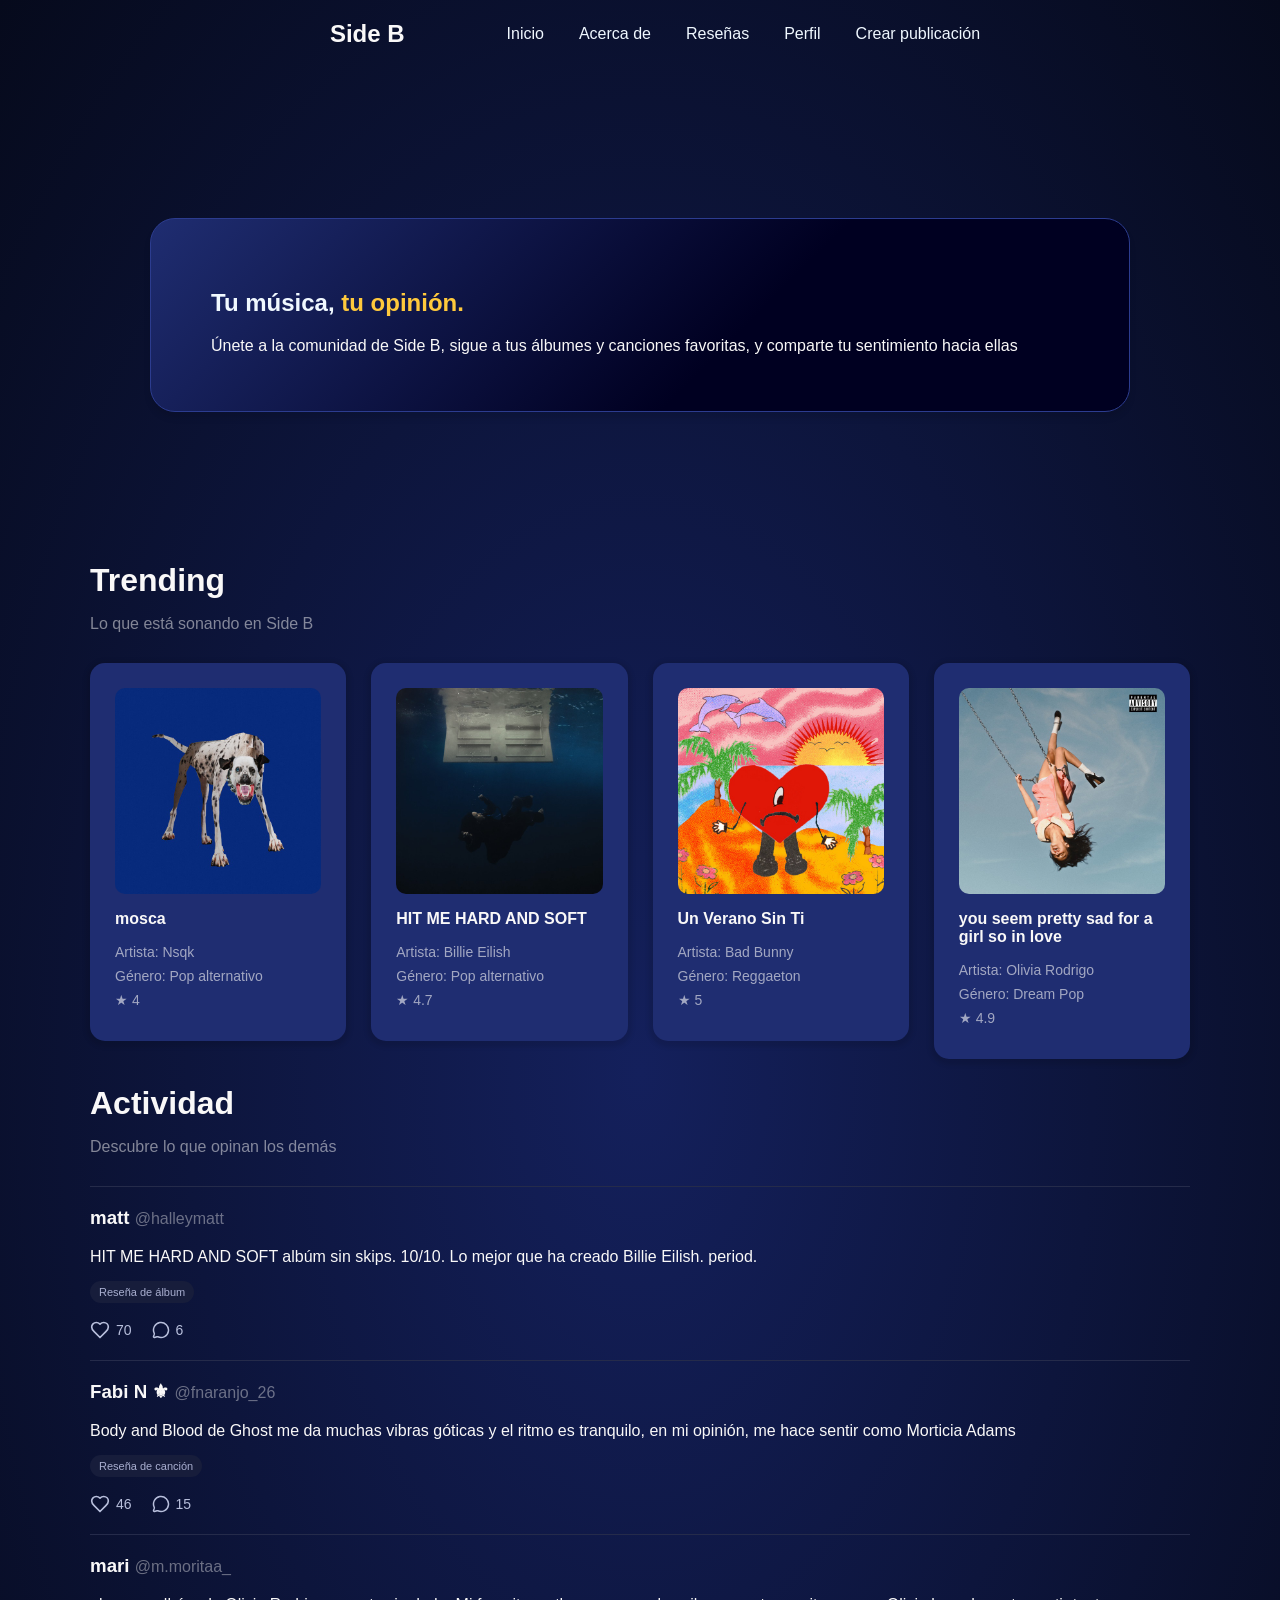
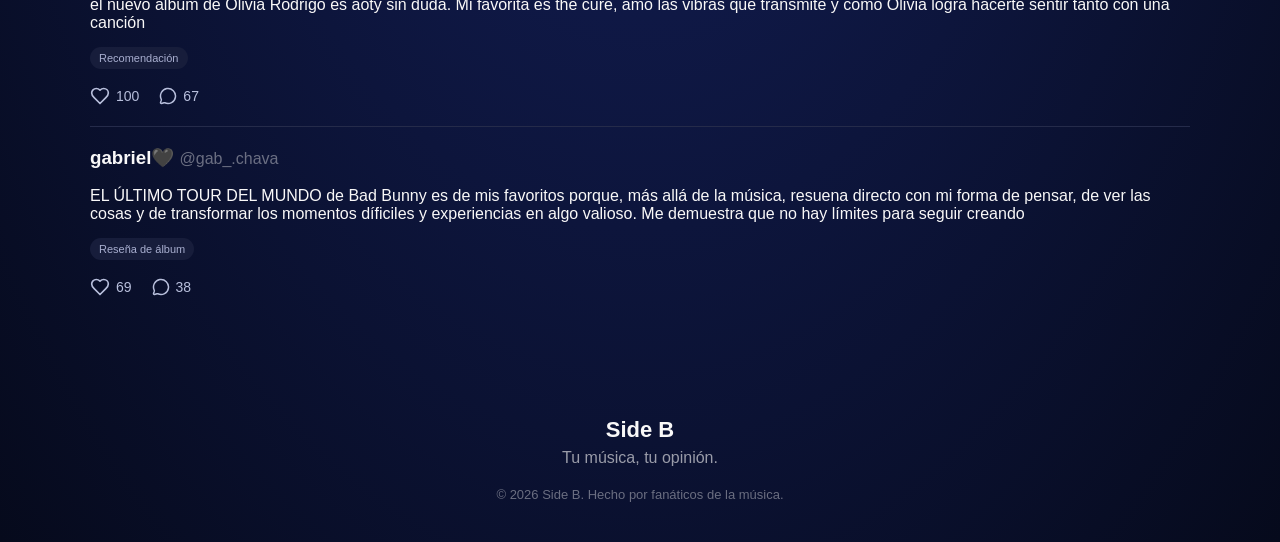
<file: index.html>
<!DOCTYPE html>
<html lang="es">
<head>
    <link rel="stylesheet" href="css/style.css" >
    <script src="js/script.js" defer></script>
    <meta charset="UTF-8">
    <meta name="viewport" content="width=device-width, initial-scale=1.0">
    <title>
        Side B
    </title>
</head>
<body>
    <!--Navegador de secciones-->
    <nav>
        <div class="navegacion">
        <h1 id="side-b">
            Side B
        </h1>
        <a href="index.html">
            Inicio
        </a>
        <a href="html/acerca-de.html">
            Acerca de
        </a>
        <a href="html/resenas.html">
            Reseñas
        </a>
        <a href="html/perfil.html">
            Perfil
        </a>
        <a href="html/crear-publicacion.html">
            Crear publicación
        </a>
        </div>
    </nav>
    <!--Breve biografía de la página-->
    <header>
        <h2 id="biografia">Tu música, <span class="resaltado">tu opinión.</span></h2>
        <p>Únete a la comunidad de Side B, sigue a tus álbumes y canciones favoritas, 
            y comparte tu sentimiento hacia ellas</p>

    </header>
    <!--Sección principal de la página-->
    <main>
        <section class="secciones">
            <!--Reseñas en tendencia-->
        <h2>
            Trending
        </h2>
        <p>
            Lo que está sonando en Side B
        </p>
        </section>
        <div class="albumes">

            <!--Álbum Mosca-->
            <div class="album">
                <!--Portada del album-->
                <img 
                    src="imgs/mosca.jpg"
                    alt="portada-mosca-nsqk">
                    <!--Nombre del album-->
                    <h3>
                        mosca
                    </h3>
                    <!--Nombre del artista-->
                    <p>
                        Artista: Nsqk
                    </p>
                    <!--Genero del album-->
                    <p>
                        Género: Pop alternativo
                    </p>
                    <!--Promedio de reseñas-->
                    <p>
                        ★ 4
                    </p>
            </div>

            <!--Álbum HIT ME HARD AND SOFT-->
            <div class="album">
                <!--Portada del album-->
                <img 
                    src="imgs/hmhas.jpg"
                    alt="portada-hit-me-hard-and-soft-billie-eilish">
                    <!--Nombre del album-->
                    <h3>
                        HIT ME HARD AND SOFT
                    </h3>
                    <!--Nombre del artista-->
                    <p>
                        Artista: Billie Eilish
                    </p>
                    <!--Genero del album-->
                    <p>
                        Género: Pop alternativo
                    </p>
                    <!--Promedio de reseñas-->
                    <p>
                        ★ 4.7
                    </p>
            </div>

            <!--Álbum Un Veran Sin Ti-->
            <div class="album">
                <!--Portada del album-->
                <img 
                    src="imgs/uvst.jpg"
                    alt="portada-un-verano-sin-ti-bad-bunny">
                    <!--Nombre del album-->
                    <h3>
                        Un Verano Sin Ti
                    </h3>
                    <!--Nombre del artista-->
                    <p>
                        Artista: Bad Bunny
                    </p>
                    <!--Genero del album-->
                    <p>
                        Género: Reggaeton
                    </p>
                    <!--Promedio de reseñas-->
                    <p>
                        ★ 5
                    </p>
            </div>

            <!--Álbum you seem pretty sad for a girl so in love-->
            <div class="album">
                <!--Portada del album-->
                <img 
                    src="imgs/yspsfagsil.jpg"
                    alt="portada-you-seem-pretty-sad-for-a-girl-so-in-love-olivia-rodrigo">
                    <!--Nombre del album-->
                    <h3>
                        you seem pretty sad for a girl so in love
                    </h3>
                    <!--Nombre del artista-->
                    <p>
                        Artista: Olivia Rodrigo
                    </p>
                    <!--Genero del album-->
                    <p>
                        Género: Dream Pop
                    </p>
                    <!--Promedio de reseñas-->
                    <p>
                        ★ 4.9
                    </p>
            </div>
        </div>

        <!--Actividad de otros usuarios-->
        <section class="secciones">
            <h2>
                Actividad
            </h2>
            <p>
                Descubre lo que opinan los demás
            </p>
            <hr>
        </section>

        <!--Publicaciones de la comunidad-->
        <div class="publicaciones" id="lista-inicio">
            <article class="publicacion">
                <!--Nombre de usuario-->
                <h3>
                    matt <span class="username">@halleymatt</span>
                </h3>
                <!--Contenido de la publicacion-->
                <p>
                    HIT ME HARD AND SOFT albúm sin skips. 10/10. Lo mejor que ha creado Billie Eilish. period.
                </p>
                <!--Categoria de la publicacion-->
                <span class="categoria">Reseña de albúm</span>
                <!--Apartado de likes y comentarios-->
                <div class="interacciones">
                    <span class="likes">
                        <button class="boton-like" type="button" aria-label="Me gusta">
                            <svg class="corazon" xmlns="http://www.w3.org/2000/svg" width="24" height="24" viewBox="0 0 24 24" fill="none" stroke="currentColor" stroke-width="2" stroke-linecap="round" stroke-linejoin="round"><path d="M19 14c1.49-1.46 3-3.21 3-5.5A5.5 5.5 0 0 0 16.5 3c-1.76 0-3 .5-4.5 2-1.5-1.5-2.74-2-4.5-2A5.5 5.5 0 0 0 2 8.5c0 2.3 1.5 4.05 3 5.5l7 7Z"/></svg>
                        </button>
                        <span class="contador">70</span>
                    </span>
                    <span class="comentarios">
                        <button class="boton-comentar" type="button" aria-label="Comentar">
                            <svg xmlns="http://www.w3.org/2000/svg" width="24" height="24" viewBox="0 0 24 24" fill="none" stroke="currentColor" stroke-width="2" stroke-linecap="round" stroke-linejoin="round" class="lucide lucide-message-circle preview-icon"><path d="M2.992 16.342a2 2 0 0 1 .094 1.167l-1.065 3.29a1 1 0 0 0 1.236 1.168l3.413-.998a2 2 0 0 1 1.099.092 10 10 0 1 0-4.777-4.719"/></svg>
                        </button>
                        <span class="contador-comentarios">6</span>
                    </span>
                </div>
                <div class="seccion-comentarios" hidden>
                    <div class="lista-comentarios"></div>
                    <form class="form-comentario">
                        <input type="text" placeholder="Escribe un comentario..." required>
                        <button type="submit">Comentar</button>
                    </form>
                </div>
            </article>

            <hr>

            <article class="publicacion">
                <!--Nombre de usuario-->
                <h3>
                    Fabi N ⚜ <span class="username">@fnaranjo_26</span>
                </h3>
                <!--Contenido de la publicacion-->
                <p>
                    Body and Blood de Ghost me da muchas vibras góticas y el ritmo es tranquilo, en mi opinión, me hace sentir como Morticia Adams
                </p>
                <!--Categoria de la publicacion-->
                <span class="categoria">Reseña de canción</span>
                <!--Apartado de likes y comentarios-->
                <div class="interacciones">
                    <span class="likes">
                        <button class="boton-like" type="button" aria-label="Me gusta">
                            <svg class="corazon" xmlns="http://www.w3.org/2000/svg" width="24" height="24" viewBox="0 0 24 24" fill="none" stroke="currentColor" stroke-width="2" stroke-linecap="round" stroke-linejoin="round"><path d="M19 14c1.49-1.46 3-3.21 3-5.5A5.5 5.5 0 0 0 16.5 3c-1.76 0-3 .5-4.5 2-1.5-1.5-2.74-2-4.5-2A5.5 5.5 0 0 0 2 8.5c0 2.3 1.5 4.05 3 5.5l7 7Z"/></svg>
                        </button>
                        <span class="contador">46</span>
                    </span>
                    <span class="comentarios">
                        <button class="boton-comentar" type="button" aria-label="Comentar">
                            <svg xmlns="http://www.w3.org/2000/svg" width="24" height="24" viewBox="0 0 24 24" fill="none" stroke="currentColor" stroke-width="2" stroke-linecap="round" stroke-linejoin="round" class="lucide lucide-message-circle preview-icon"><path d="M2.992 16.342a2 2 0 0 1 .094 1.167l-1.065 3.29a1 1 0 0 0 1.236 1.168l3.413-.998a2 2 0 0 1 1.099.092 10 10 0 1 0-4.777-4.719"/></svg>
                        </button>
                        <span class="contador-comentarios">15</span>
                    </span>
                </div>
                <div class="seccion-comentarios" hidden>
                    <div class="lista-comentarios"></div>
                    <form class="form-comentario">
                        <input type="text" placeholder="Escribe un comentario..." required>
                        <button type="submit">Comentar</button>
                    </form>
                </div>
            </article>
            
            <hr>

            <article class="publicacion">
                <!--Nombre de usuario-->
                <h3>
                    mari <span class="username">@m.moritaa_</span>
                </h3>
                <!--Contenido de la publicacion-->
                <p>
                    el nuevo albúm de Olivia Rodrigo es aoty sin duda. Mi favorita es the cure, amo las vibras que transmite y como Olivia logra hacerte sentir tanto con una canción
                </p>
                <!--Categoria de la publicacion-->
                <span class="categoria">Recomendación</span>
                <!--Apartado de likes y comentarios-->
                <div class="interacciones">
                    <span class="likes">
                        <button class="boton-like" type="button" aria-label="Me gusta">
                            <svg class="corazon" xmlns="http://www.w3.org/2000/svg" width="24" height="24" viewBox="0 0 24 24" fill="none" stroke="currentColor" stroke-width="2" stroke-linecap="round" stroke-linejoin="round"><path d="M19 14c1.49-1.46 3-3.21 3-5.5A5.5 5.5 0 0 0 16.5 3c-1.76 0-3 .5-4.5 2-1.5-1.5-2.74-2-4.5-2A5.5 5.5 0 0 0 2 8.5c0 2.3 1.5 4.05 3 5.5l7 7Z"/></svg>
                        </button>
                        <span class="contador">100</span>
                    </span>
                    <span class="comentarios">
                        <button class="boton-comentar" type="button" aria-label="Comentar">
                            <svg xmlns="http://www.w3.org/2000/svg" width="24" height="24" viewBox="0 0 24 24" fill="none" stroke="currentColor" stroke-width="2" stroke-linecap="round" stroke-linejoin="round" class="lucide lucide-message-circle preview-icon"><path d="M2.992 16.342a2 2 0 0 1 .094 1.167l-1.065 3.29a1 1 0 0 0 1.236 1.168l3.413-.998a2 2 0 0 1 1.099.092 10 10 0 1 0-4.777-4.719"/></svg>
                        </button>
                        <span class="contador-comentarios">67</span>
                    </span>
                </div>
                <div class="seccion-comentarios" hidden>
                    <div class="lista-comentarios"></div>
                    <form class="form-comentario">
                        <input type="text" placeholder="Escribe un comentario..." required>
                        <button type="submit">Comentar</button>
                    </form>
                </div>
            </article>
            
            <hr>

            <article class="publicacion">
                <!--Nombre de usuario-->
                <h3>
                    gabriel🖤 <span class="username">@gab_.chava</span>
                </h3>
                <!--Contenido de la publicacion-->
                <p>
                    EL ÚLTIMO TOUR DEL MUNDO de Bad Bunny es de mis favoritos porque, más allá de la música, 
                    resuena directo con mi forma de pensar, de ver las cosas y de transformar los momentos
                     díficiles y experiencias en algo valioso. Me demuestra que no hay límites para seguir 
                     creando
                </p>
                <!--Categoria de la publicacion-->
                <span class="categoria">Reseña de álbum</span>
                <!--Apartado de likes y comentarios-->
                <div class="interacciones">
                    <span class="likes">
                        <button class="boton-like" type="button" aria-label="Me gusta">
                            <svg class="corazon" xmlns="http://www.w3.org/2000/svg" width="24" height="24" viewBox="0 0 24 24" fill="none" stroke="currentColor" stroke-width="2" stroke-linecap="round" stroke-linejoin="round"><path d="M19 14c1.49-1.46 3-3.21 3-5.5A5.5 5.5 0 0 0 16.5 3c-1.76 0-3 .5-4.5 2-1.5-1.5-2.74-2-4.5-2A5.5 5.5 0 0 0 2 8.5c0 2.3 1.5 4.05 3 5.5l7 7Z"/></svg>
                        </button>
                        <span class="contador">69</span>
                    </span>
                    <span class="comentarios">
                        <button class="boton-comentar" type="button" aria-label="Comentar">
                            <svg xmlns="http://www.w3.org/2000/svg" width="24" height="24" viewBox="0 0 24 24" fill="none" stroke="currentColor" stroke-width="2" stroke-linecap="round" stroke-linejoin="round" class="lucide lucide-message-circle preview-icon"><path d="M2.992 16.342a2 2 0 0 1 .094 1.167l-1.065 3.29a1 1 0 0 0 1.236 1.168l3.413-.998a2 2 0 0 1 1.099.092 10 10 0 1 0-4.777-4.719"/></svg>
                        </button>
                        <span class="contador-comentarios">38</span>
                    </span>
                </div>
                <div class="seccion-comentarios" hidden>
                    <div class="lista-comentarios"></div>
                    <form class="form-comentario">
                        <input type="text" placeholder="Escribe un comentario..." required>
                        <button type="submit">Comentar</button>
                    </form>
                </div>
            </article>
        </div>
    </main>
    <footer>
        <div class="footer-contenido">
            <p class="footer-nombre">Side B</p>
            <p class="footer-lema">Tu música, tu opinión.</p>
            <p class="footer-copy">© 2026 Side B. Hecho por fanáticos de la música.</p>
        </div>
    </footer>
</body>
</html>
</file>
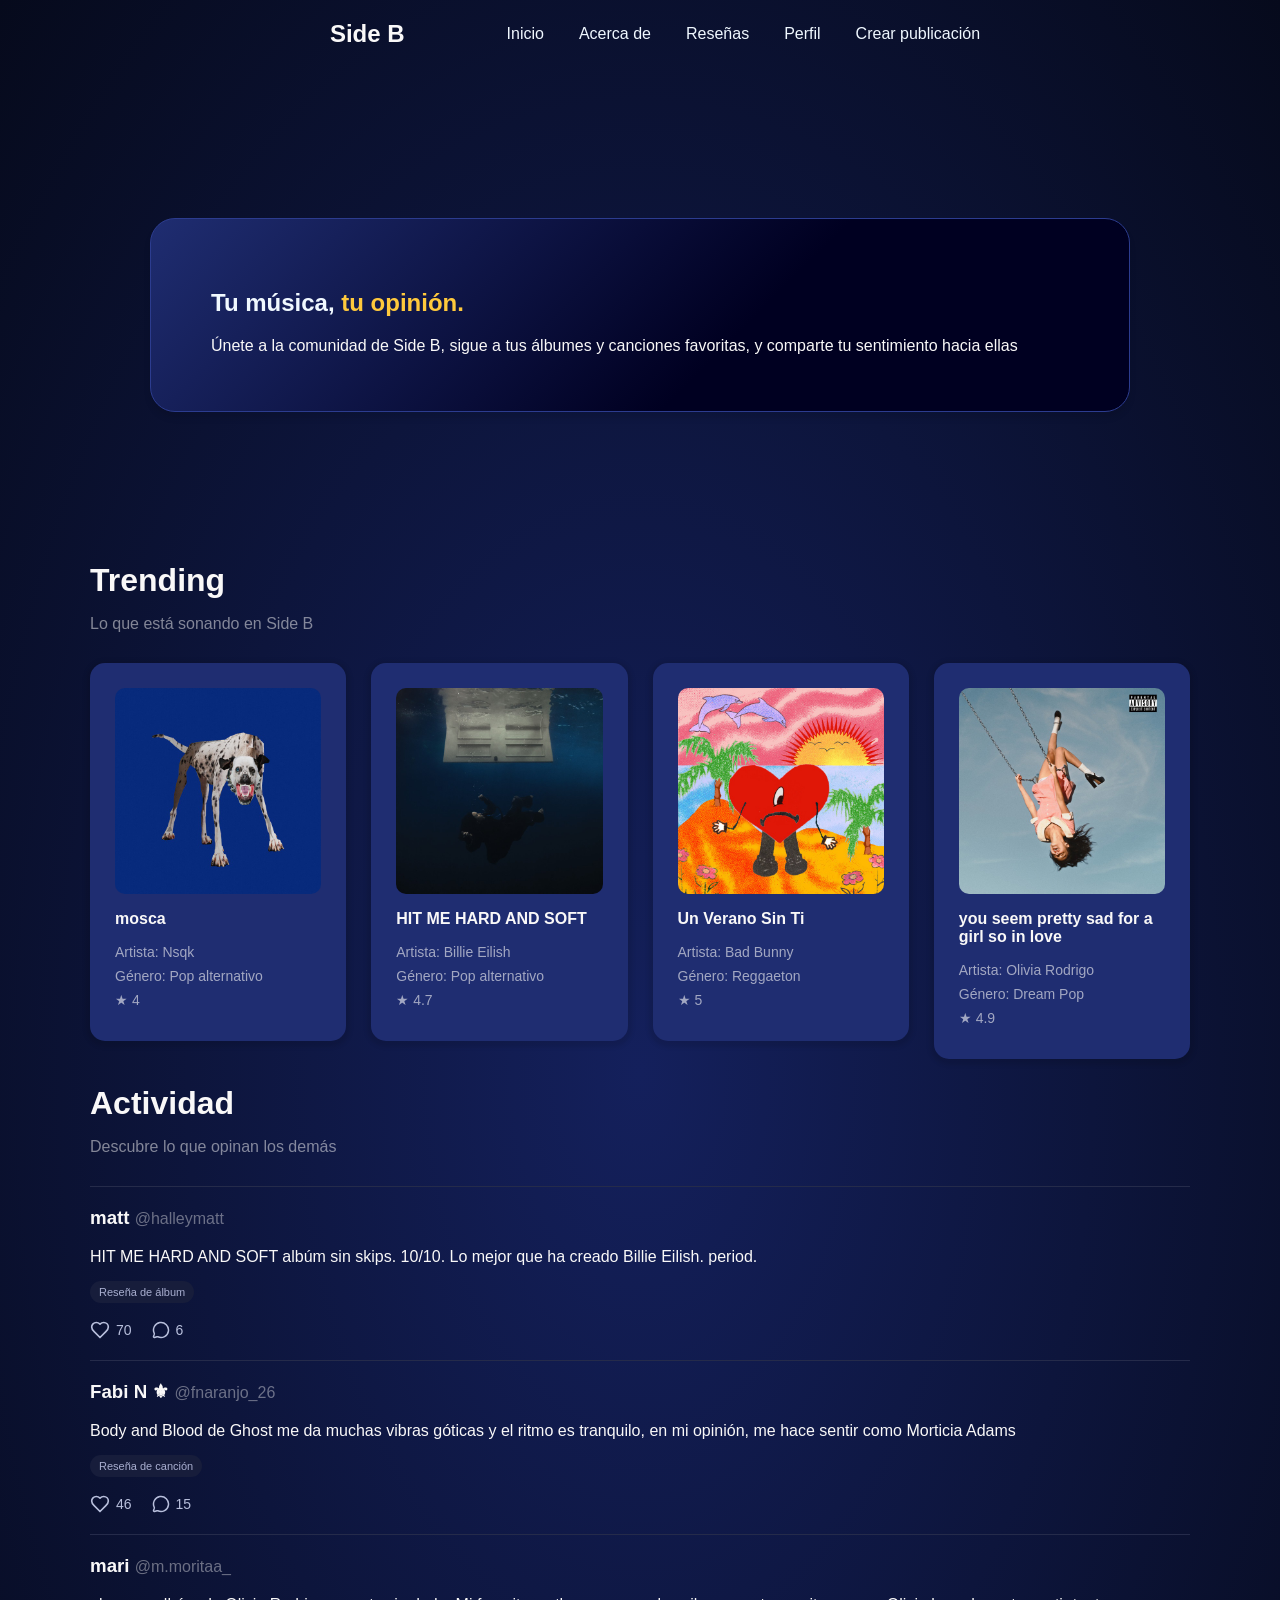
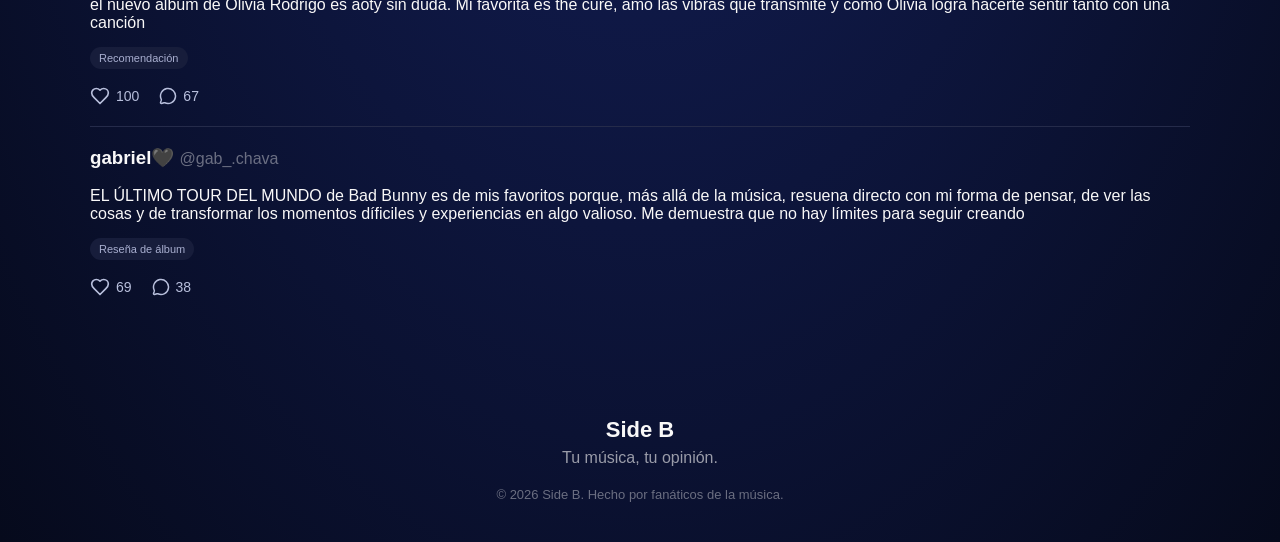
<file: html/index.html>
<!DOCTYPE html>
<html lang="es">
<head>
    <link rel="stylesheet" href="/css/style.css" >
    <script src="/js/script.js" defer></script>
    <meta charset="UTF-8">
    <meta name="viewport" content="width=device-width, initial-scale=1.0">
    <title>
        Side B
    </title>
</head>
<body>
    <!--Navegador de secciones-->
    <nav>
        <div class="navegacion">
        <h1 id="side-b">
            Side B
        </h1>
        <a href="index.html">
            Inicio
        </a>
        <a href="acerca-de.html">
            Acerca de
        </a>
        <a href="resenas.html">
            Reseñas
        </a>
        <a href="perfil.html">
            Perfil
        </a>
        <a href="crear-publicacion.html">
            Crear publicación
        </a>
        </div>
    </nav>
    <!--Breve biografía de la página-->
    <header>
        <h2 id="biografia">Tu música, <span class="resaltado">tu opinión.</span></h2>
        <p>Únete a la comunidad de Side B, sigue a tus álbumes y canciones favoritas, 
            y comparte tu sentimiento hacia ellas</p>

    </header>
    <!--Sección principal de la página-->
    <main>
        <section class="secciones">
            <!--Reseñas en tendencia-->
        <h2>
            Trending
        </h2>
        <p>
            Lo que está sonando en Side B
        </p>
        </section>
        <div class="albumes">

            <!--Álbum Mosca-->
            <div class="album">
                <!--Portada del album-->
                <img 
                    src="/imgs/mosca.jpg"
                    alt="portada-mosca-nsqk">
                    <!--Nombre del album-->
                    <h3>
                        mosca
                    </h3>
                    <!--Nombre del artista-->
                    <p>
                        Artista: Nsqk
                    </p>
                    <!--Genero del album-->
                    <p>
                        Género: Pop alternativo
                    </p>
                    <!--Promedio de reseñas-->
                    <p>
                        ★ 4
                    </p>
            </div>

            <!--Álbum HIT ME HARD AND SOFT-->
            <div class="album">
                <!--Portada del album-->
                <img 
                    src="/imgs/hmhas.jpg"
                    alt="portada-hit-me-hard-and-soft-billie-eilish">
                    <!--Nombre del album-->
                    <h3>
                        HIT ME HARD AND SOFT
                    </h3>
                    <!--Nombre del artista-->
                    <p>
                        Artista: Billie Eilish
                    </p>
                    <!--Genero del album-->
                    <p>
                        Género: Pop alternativo
                    </p>
                    <!--Promedio de reseñas-->
                    <p>
                        ★ 4.7
                    </p>
            </div>

            <!--Álbum Un Veran Sin Ti-->
            <div class="album">
                <!--Portada del album-->
                <img 
                    src="/imgs/uvst.jpg"
                    alt="portada-un-verano-sin-ti-bad-bunny">
                    <!--Nombre del album-->
                    <h3>
                        Un Verano Sin Ti
                    </h3>
                    <!--Nombre del artista-->
                    <p>
                        Artista: Bad Bunny
                    </p>
                    <!--Genero del album-->
                    <p>
                        Género: Reggaeton
                    </p>
                    <!--Promedio de reseñas-->
                    <p>
                        ★ 5
                    </p>
            </div>

            <!--Álbum you seem pretty sad for a girl so in love-->
            <div class="album">
                <!--Portada del album-->
                <img 
                    src="/imgs/yspsfagsil.jpg"
                    alt="portada-you-seem-pretty-sad-for-a-girl-so-in-love-olivia-rodrigo">
                    <!--Nombre del album-->
                    <h3>
                        you seem pretty sad for a girl so in love
                    </h3>
                    <!--Nombre del artista-->
                    <p>
                        Artista: Olivia Rodrigo
                    </p>
                    <!--Genero del album-->
                    <p>
                        Género: Dream Pop
                    </p>
                    <!--Promedio de reseñas-->
                    <p>
                        ★ 4.9
                    </p>
            </div>
        </div>

        <!--Actividad de otros usuarios-->
        <section class="secciones">
            <h2>
                Actividad
            </h2>
            <p>
                Descubre lo que opinan los demás
            </p>
            <hr>
        </section>

        <!--Publicaciones de la comunidad-->
        <div class="publicaciones" id="lista-inicio">
            <article class="publicacion">
                <!--Nombre de usuario-->
                <h3>
                    matt <span class="username">@halleymatt</span>
                </h3>
                <!--Contenido de la publicacion-->
                <p>
                    HIT ME HARD AND SOFT albúm sin skips. 10/10. Lo mejor que ha creado Billie Eilish. period.
                </p>
                <!--Categoria de la publicacion-->
                <span class="categoria">Reseña de albúm</span>
                <!--Apartado de likes y comentarios-->
                <div class="interacciones">
                    <span class="likes">
                        <button class="boton-like" type="button" aria-label="Me gusta">
                            <svg class="corazon" xmlns="http://www.w3.org/2000/svg" width="24" height="24" viewBox="0 0 24 24" fill="none" stroke="currentColor" stroke-width="2" stroke-linecap="round" stroke-linejoin="round"><path d="M19 14c1.49-1.46 3-3.21 3-5.5A5.5 5.5 0 0 0 16.5 3c-1.76 0-3 .5-4.5 2-1.5-1.5-2.74-2-4.5-2A5.5 5.5 0 0 0 2 8.5c0 2.3 1.5 4.05 3 5.5l7 7Z"/></svg>
                        </button>
                        <span class="contador">70</span>
                    </span>
                    <span class="comentarios">
                        <button class="boton-comentar" type="button" aria-label="Comentar">
                            <svg xmlns="http://www.w3.org/2000/svg" width="24" height="24" viewBox="0 0 24 24" fill="none" stroke="currentColor" stroke-width="2" stroke-linecap="round" stroke-linejoin="round" class="lucide lucide-message-circle preview-icon"><path d="M2.992 16.342a2 2 0 0 1 .094 1.167l-1.065 3.29a1 1 0 0 0 1.236 1.168l3.413-.998a2 2 0 0 1 1.099.092 10 10 0 1 0-4.777-4.719"/></svg>
                        </button>
                        <span class="contador-comentarios">6</span>
                    </span>
                </div>
                <div class="seccion-comentarios" hidden>
                    <div class="lista-comentarios"></div>
                    <form class="form-comentario">
                        <input type="text" placeholder="Escribe un comentario..." required>
                        <button type="submit">Comentar</button>
                    </form>
                </div>
            </article>

            <hr>

            <article class="publicacion">
                <!--Nombre de usuario-->
                <h3>
                    Fabi N ⚜ <span class="username">@fnaranjo_26</span>
                </h3>
                <!--Contenido de la publicacion-->
                <p>
                    Body and Blood de Ghost me da muchas vibras góticas y el ritmo es tranquilo, en mi opinión, me hace sentir como Morticia Adams
                </p>
                <!--Categoria de la publicacion-->
                <span class="categoria">Reseña de canción</span>
                <!--Apartado de likes y comentarios-->
                <div class="interacciones">
                    <span class="likes">
                        <button class="boton-like" type="button" aria-label="Me gusta">
                            <svg class="corazon" xmlns="http://www.w3.org/2000/svg" width="24" height="24" viewBox="0 0 24 24" fill="none" stroke="currentColor" stroke-width="2" stroke-linecap="round" stroke-linejoin="round"><path d="M19 14c1.49-1.46 3-3.21 3-5.5A5.5 5.5 0 0 0 16.5 3c-1.76 0-3 .5-4.5 2-1.5-1.5-2.74-2-4.5-2A5.5 5.5 0 0 0 2 8.5c0 2.3 1.5 4.05 3 5.5l7 7Z"/></svg>
                        </button>
                        <span class="contador">46</span>
                    </span>
                    <span class="comentarios">
                        <button class="boton-comentar" type="button" aria-label="Comentar">
                            <svg xmlns="http://www.w3.org/2000/svg" width="24" height="24" viewBox="0 0 24 24" fill="none" stroke="currentColor" stroke-width="2" stroke-linecap="round" stroke-linejoin="round" class="lucide lucide-message-circle preview-icon"><path d="M2.992 16.342a2 2 0 0 1 .094 1.167l-1.065 3.29a1 1 0 0 0 1.236 1.168l3.413-.998a2 2 0 0 1 1.099.092 10 10 0 1 0-4.777-4.719"/></svg>
                        </button>
                        <span class="contador-comentarios">15</span>
                    </span>
                </div>
                <div class="seccion-comentarios" hidden>
                    <div class="lista-comentarios"></div>
                    <form class="form-comentario">
                        <input type="text" placeholder="Escribe un comentario..." required>
                        <button type="submit">Comentar</button>
                    </form>
                </div>
            </article>
            
            <hr>

            <article class="publicacion">
                <!--Nombre de usuario-->
                <h3>
                    mari <span class="username">@m.moritaa_</span>
                </h3>
                <!--Contenido de la publicacion-->
                <p>
                    el nuevo albúm de Olivia Rodrigo es aoty sin duda. Mi favorita es the cure, amo las vibras que transmite y como Olivia logra hacerte sentir tanto con una canción
                </p>
                <!--Categoria de la publicacion-->
                <span class="categoria">Recomendación</span>
                <!--Apartado de likes y comentarios-->
                <div class="interacciones">
                    <span class="likes">
                        <button class="boton-like" type="button" aria-label="Me gusta">
                            <svg class="corazon" xmlns="http://www.w3.org/2000/svg" width="24" height="24" viewBox="0 0 24 24" fill="none" stroke="currentColor" stroke-width="2" stroke-linecap="round" stroke-linejoin="round"><path d="M19 14c1.49-1.46 3-3.21 3-5.5A5.5 5.5 0 0 0 16.5 3c-1.76 0-3 .5-4.5 2-1.5-1.5-2.74-2-4.5-2A5.5 5.5 0 0 0 2 8.5c0 2.3 1.5 4.05 3 5.5l7 7Z"/></svg>
                        </button>
                        <span class="contador">100</span>
                    </span>
                    <span class="comentarios">
                        <button class="boton-comentar" type="button" aria-label="Comentar">
                            <svg xmlns="http://www.w3.org/2000/svg" width="24" height="24" viewBox="0 0 24 24" fill="none" stroke="currentColor" stroke-width="2" stroke-linecap="round" stroke-linejoin="round" class="lucide lucide-message-circle preview-icon"><path d="M2.992 16.342a2 2 0 0 1 .094 1.167l-1.065 3.29a1 1 0 0 0 1.236 1.168l3.413-.998a2 2 0 0 1 1.099.092 10 10 0 1 0-4.777-4.719"/></svg>
                        </button>
                        <span class="contador-comentarios">67</span>
                    </span>
                </div>
                <div class="seccion-comentarios" hidden>
                    <div class="lista-comentarios"></div>
                    <form class="form-comentario">
                        <input type="text" placeholder="Escribe un comentario..." required>
                        <button type="submit">Comentar</button>
                    </form>
                </div>
            </article>
            
            <hr>

            <article class="publicacion">
                <!--Nombre de usuario-->
                <h3>
                    gabriel🖤 <span class="username">@gab_.chava</span>
                </h3>
                <!--Contenido de la publicacion-->
                <p>
                    EL ÚLTIMO TOUR DEL MUNDO de Bad Bunny es de mis favoritos porque, más allá de la música, 
                    resuena directo con mi forma de pensar, de ver las cosas y de transformar los momentos
                     díficiles y experiencias en algo valioso. Me demuestra que no hay límites para seguir 
                     creando
                </p>
                <!--Categoria de la publicacion-->
                <span class="categoria">Reseña de álbum</span>
                <!--Apartado de likes y comentarios-->
                <div class="interacciones">
                    <span class="likes">
                        <button class="boton-like" type="button" aria-label="Me gusta">
                            <svg class="corazon" xmlns="http://www.w3.org/2000/svg" width="24" height="24" viewBox="0 0 24 24" fill="none" stroke="currentColor" stroke-width="2" stroke-linecap="round" stroke-linejoin="round"><path d="M19 14c1.49-1.46 3-3.21 3-5.5A5.5 5.5 0 0 0 16.5 3c-1.76 0-3 .5-4.5 2-1.5-1.5-2.74-2-4.5-2A5.5 5.5 0 0 0 2 8.5c0 2.3 1.5 4.05 3 5.5l7 7Z"/></svg>
                        </button>
                        <span class="contador">69</span>
                    </span>
                    <span class="comentarios">
                        <button class="boton-comentar" type="button" aria-label="Comentar">
                            <svg xmlns="http://www.w3.org/2000/svg" width="24" height="24" viewBox="0 0 24 24" fill="none" stroke="currentColor" stroke-width="2" stroke-linecap="round" stroke-linejoin="round" class="lucide lucide-message-circle preview-icon"><path d="M2.992 16.342a2 2 0 0 1 .094 1.167l-1.065 3.29a1 1 0 0 0 1.236 1.168l3.413-.998a2 2 0 0 1 1.099.092 10 10 0 1 0-4.777-4.719"/></svg>
                        </button>
                        <span class="contador-comentarios">38</span>
                    </span>
                </div>
                <div class="seccion-comentarios" hidden>
                    <div class="lista-comentarios"></div>
                    <form class="form-comentario">
                        <input type="text" placeholder="Escribe un comentario..." required>
                        <button type="submit">Comentar</button>
                    </form>
                </div>
            </article>
        </div>
    </main>
    <footer>
        <div class="footer-contenido">
            <p class="footer-nombre">Side B</p>
            <p class="footer-lema">Tu música, tu opinión.</p>
            <p class="footer-copy">© 2026 Side B. Hecho por fanáticos de la música.</p>
        </div>
    </footer>
</body>
</html>
</file>
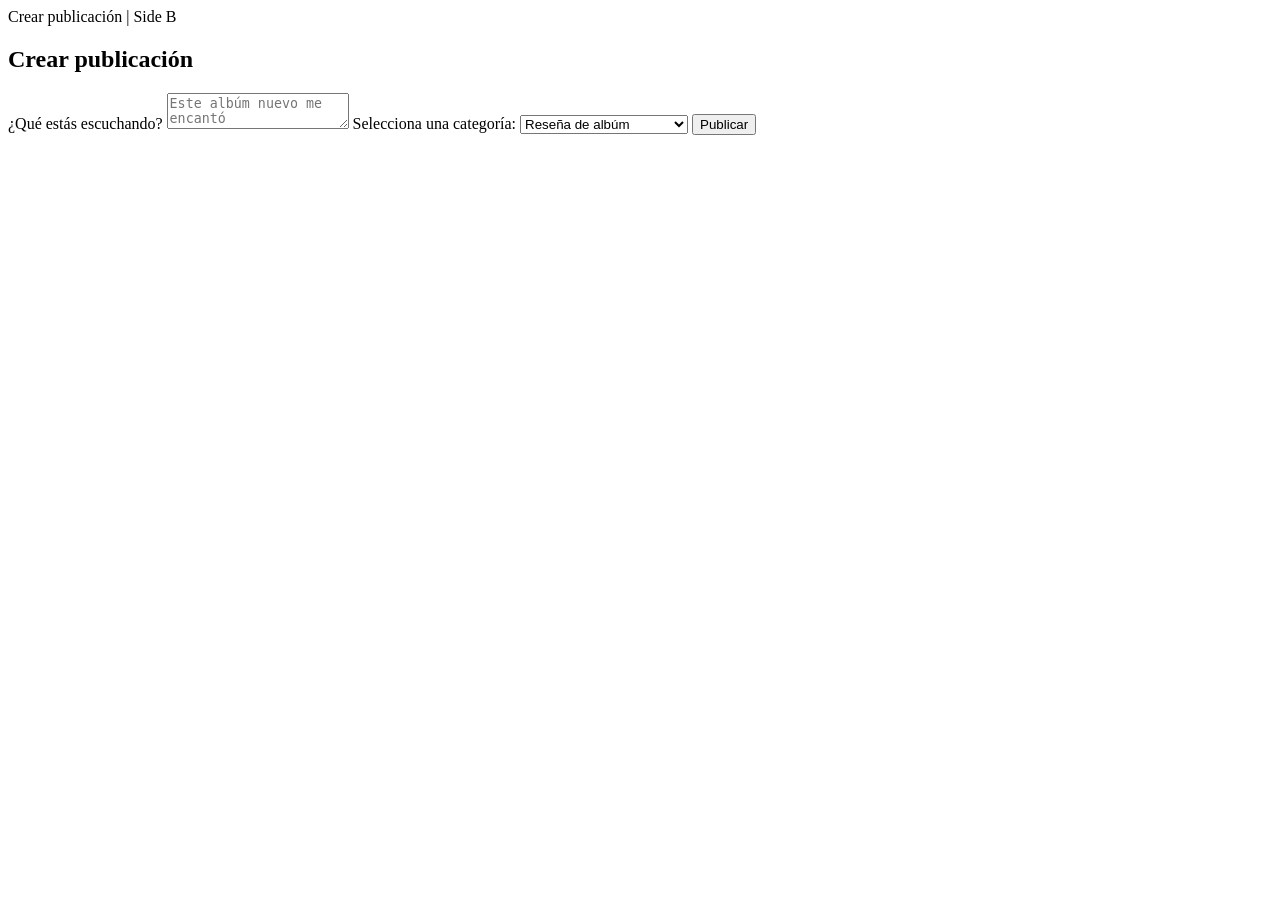
<file: crear-publicacion.html>
<!DOCTYPE html>
<html>
    <meta charset="UTF-8">
    <head>Crear publicación | Side B</head>

    <body>
        <section id="crear-publicacion">
            <h2>
                Crear publicación
            </h2>

            <form method="post">
                <label for="contenido">¿Qué estás escuchando?</label>
                <textarea id="contenido" name="contenido" placeholder="Este albúm nuevo me encantó"></textarea>
                <label for="categoria">Selecciona una categoría:</label>
                <select id="categoria" name="categoria">
                    <option value="reseña">Reseña de albúm</option>
                    <option value="reseña">Reseña de canción</option>
                    <option value="discusion">Discusión</option>
                    <option value="recomendacion">Recomendación musical</option>
                    <option value="polemica">Polémica</option>
                    <option value="descubirmiento">Descubrimiento</option>
                </select>
                <button type="submit">Publicar</button>
            </form>
        </section>
    </body>
</html>
</file>
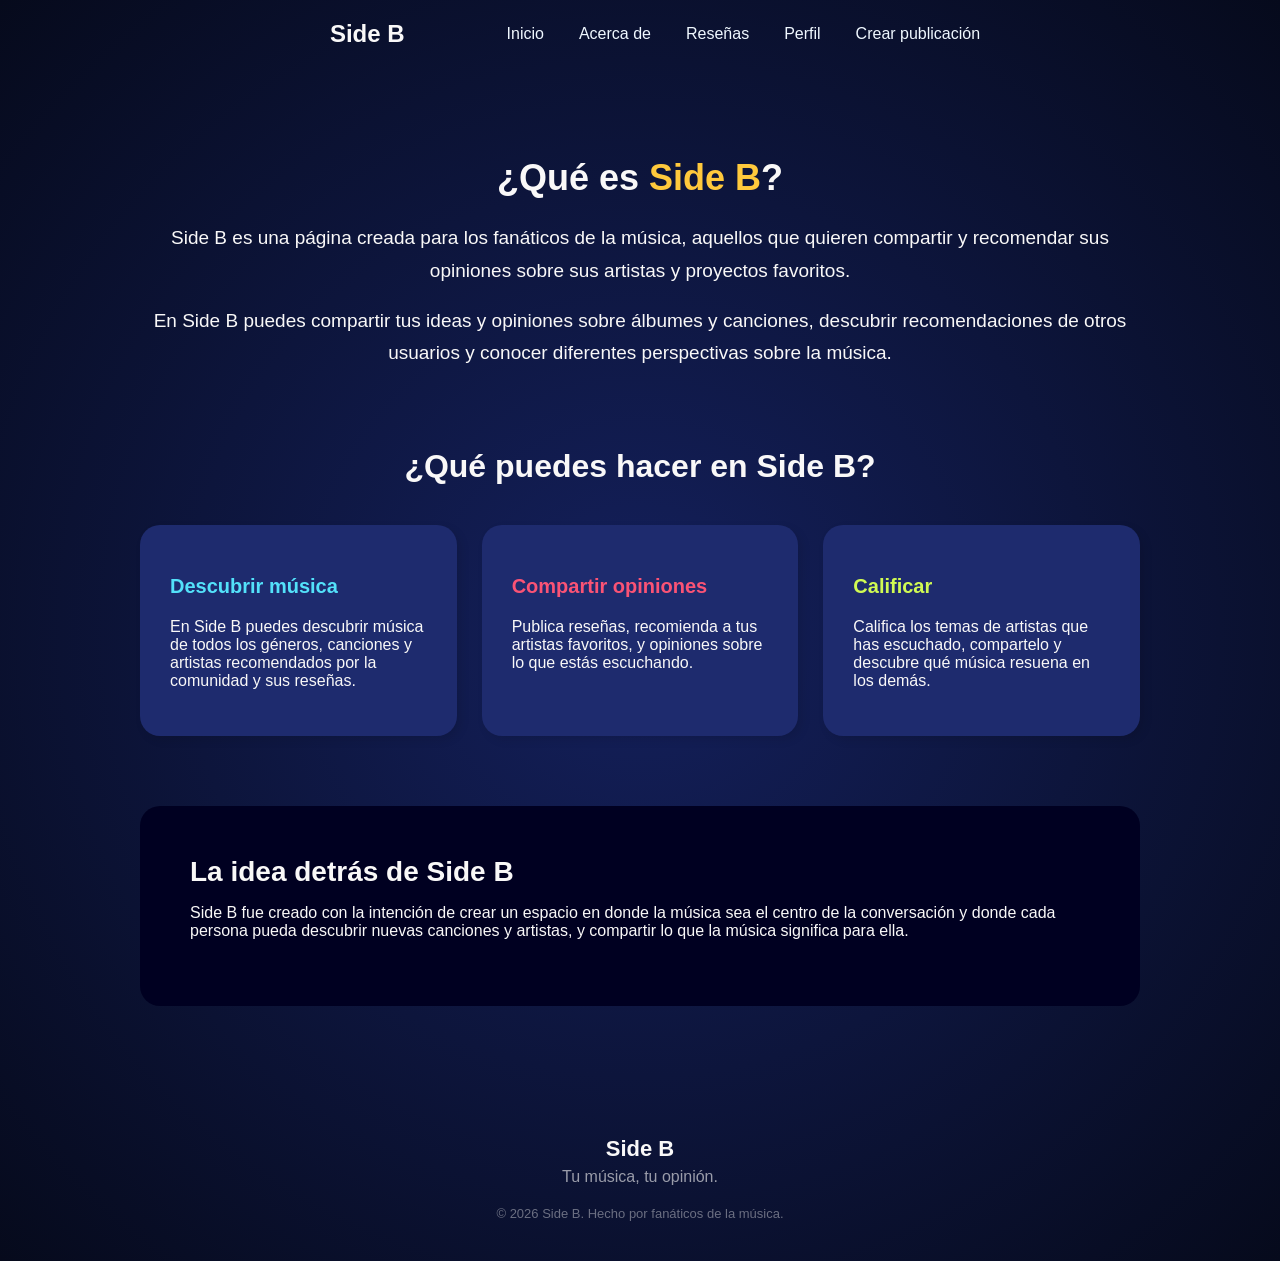
<file: html/acerca-de.html>
<!DOCTYPE html>
<html lang="en">
<head>
    <link rel="stylesheet" href="../css/style.css" >
    <meta charset="UTF-8">
    <meta name="viewport" content="width=device-width, initial-scale=1.0">
    <title>
        Acerca de | Side B
    </title>
</head>
<body>
    <!--Navegador de secciones-->
    <nav>
        <div class="navegacion">
        <h1 id="side-b">
            Side B
        </h1>
        <a href="../index.html">
            Inicio
        </a>
        <a href="acerca-de.html">
            Acerca de
        </a>
        <a href="resenas.html">
            Reseñas
        </a>
        <a href="perfil.html">
            Perfil
        </a>
        <a href="crear-publicacion.html">
            Crear publicación
        </a>
        </div>
    </nav>
    <main>
        <!--Informacion sobre Side B-->
        <section id="acerca">
            <h2>
                ¿Qué es <span class="resaltado">Side B</span>?
            </h2>
            <p>
                Side B es una página creada para los fanáticos de la música, aquellos que
                quieren compartir y recomendar sus opiniones sobre sus artistas y proyectos favoritos.
            </p>
            <p>
                En Side B puedes compartir tus ideas y opiniones sobre álbumes y canciones, descubrir
                recomendaciones de otros usuarios y conocer diferentes perspectivas sobre la música.
            </p>
        </section>
        <!--Funciones de la página-->
        <section id="funciones">
            <h2>
                ¿Qué puedes hacer en Side B?
            </h2>
            <!--Descubrimientos en la comunidad-->
            <div class="tarjeta-funciones">
                <h3 id="descubrir">
                    Descubrir música
                </h3>
                <p>
                    En Side B puedes descubrir música de todos los géneros, canciones y 
                    artistas recomendados por la comunidad y sus reseñas.
                </p>
            </div>
            <!--Publica tus gustos-->
            <div class="tarjeta-funciones">
                <h3 id="opiniones">
                    Compartir opiniones
                </h3>
                <p>
                    Publica reseñas, recomienda a tus artistas favoritos, y opiniones sobre
                    lo que estás escuchando.
                </p>
            </div>
            <!--Reseñas de temas-->
            <div class="tarjeta-funciones">
                <h3 id="calificar">
                    Calificar
                </h3>
                <p>
                    Califica los temas de artistas que has escuchado, compartelo y descubre
                    qué música resuena en los demás.
                </p>
            </div>
        </section>
        <!--Porqué de Side B-->
        <section id="idea">
            <h3>
                La idea detrás de Side B
            </h3>
            <p>
                Side B fue creado con la intención de crear un espacio
                en donde la música sea el centro de la conversación y donde cada
                persona pueda descubrir nuevas canciones y artistas, y compartir 
                lo que la música significa para ella.
            </p>
        </section>
    </main>
    <footer>
    <div class="footer-contenido">
        <p class="footer-nombre">Side B</p>
        <p class="footer-lema">Tu música, tu opinión.</p>
        <p class="footer-copy">© 2026 Side B. Hecho por fanáticos de la música.</p>
    </div>
</footer>
</body>
</html>
</file>
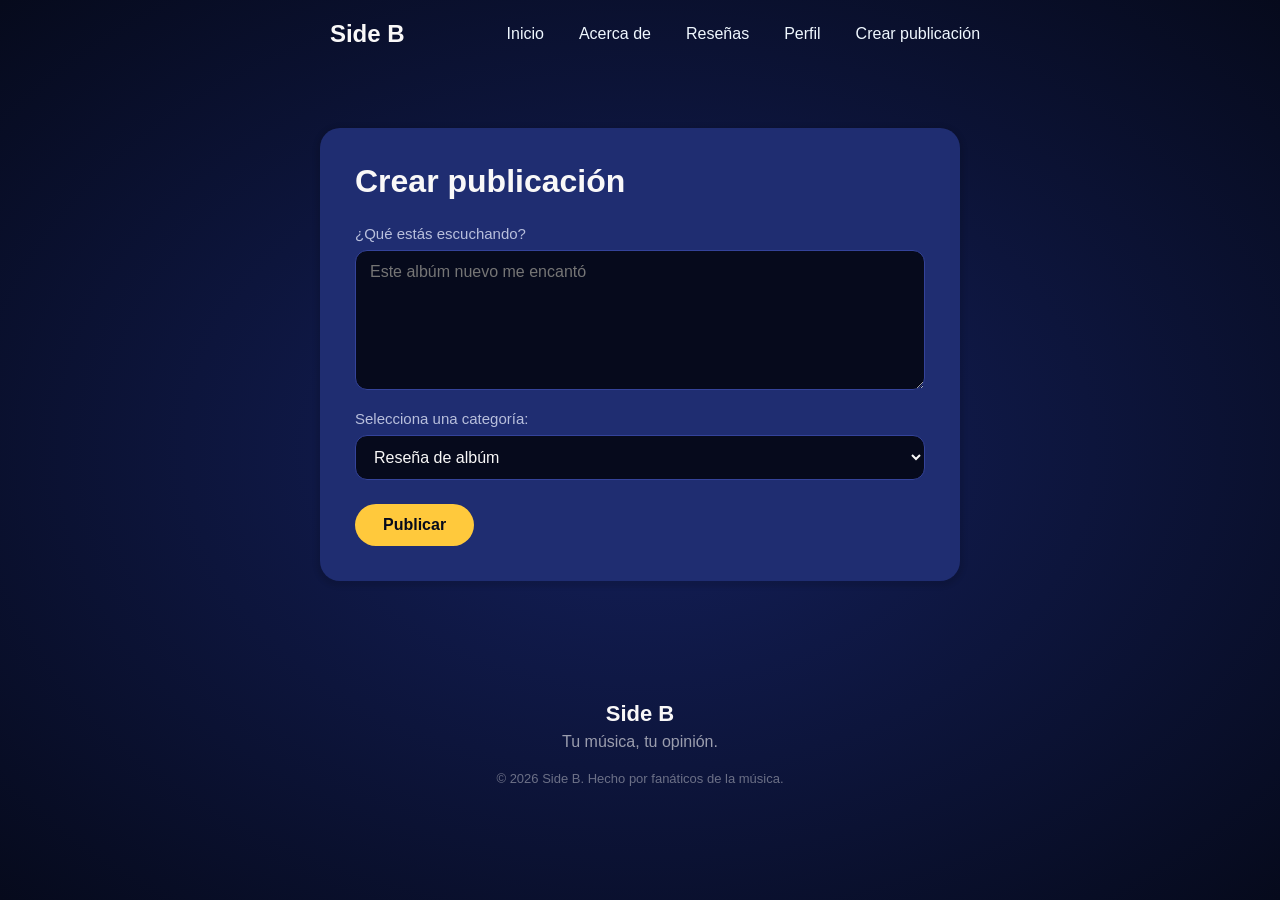
<file: html/crear-publicacion.html>
<!DOCTYPE html>
<html lang="es">
    <head>
        <link rel="stylesheet" href="../css/style.css" >
        <meta charset="UTF-8">
        <meta name="viewport" content="width=device-width, initial-scale=1.0">
        <title>
            Crear publicación | Side B
        </title>
    </head>

    <body>
        <!--Navegador de secciones-->
        <nav>
        <div class="navegacion">
        <h1 id="side-b">
            Side B
        </h1>
        <a href="../index.html">
            Inicio
        </a>
        <a href="acerca-de.html">
            Acerca de
        </a>
        <a href="resenas.html">
            Reseñas
        </a>
        <a href="perfil.html">
            Perfil
        </a>
        <a href="crear-publicacion.html">
            Crear publicación
        </a>
        </div>
    </nav>
    <main>
        <section id="crear-publicacion">
            <!--Apartado para crear publicacion-->
            <h2>
                Crear publicación
            </h2>

            <form id="form-publicacion">
                <!--Area de texto para el contenido de la publicacion-->
                <label for="contenido">¿Qué estás escuchando?</label>
                <textarea id="contenido" name="contenido" placeholder="Este albúm nuevo me encantó"></textarea>
                <!--Selector de categorias-->
                <label for="categoria">Selecciona una categoría:</label>
                <select id="categoria" name="categoria">
                    <option value="Reseña">Reseña de albúm</option>
                    <option value="Reseña">Reseña de canción</option>
                    <option value="Discusion">Discusión</option>
                    <option value="Recomendacion">Recomendación musical</option>
                    <option value="Polemica">Polémica</option>
                    <option value="Descubrimiento">Descubrimiento</option>
                </select>
                <!--Boton de publicar-->
                <button type="submit">Publicar</button>
            </form>
        </section>
    </main>
        <footer>
    <div class="footer-contenido">
        <p class="footer-nombre">Side B</p>
        <p class="footer-lema">Tu música, tu opinión.</p>
        <p class="footer-copy">© 2026 Side B. Hecho por fanáticos de la música.</p>
    </div>
</footer>
    <script src="../js/script.js"></script>
    </body>
</html>
</file>
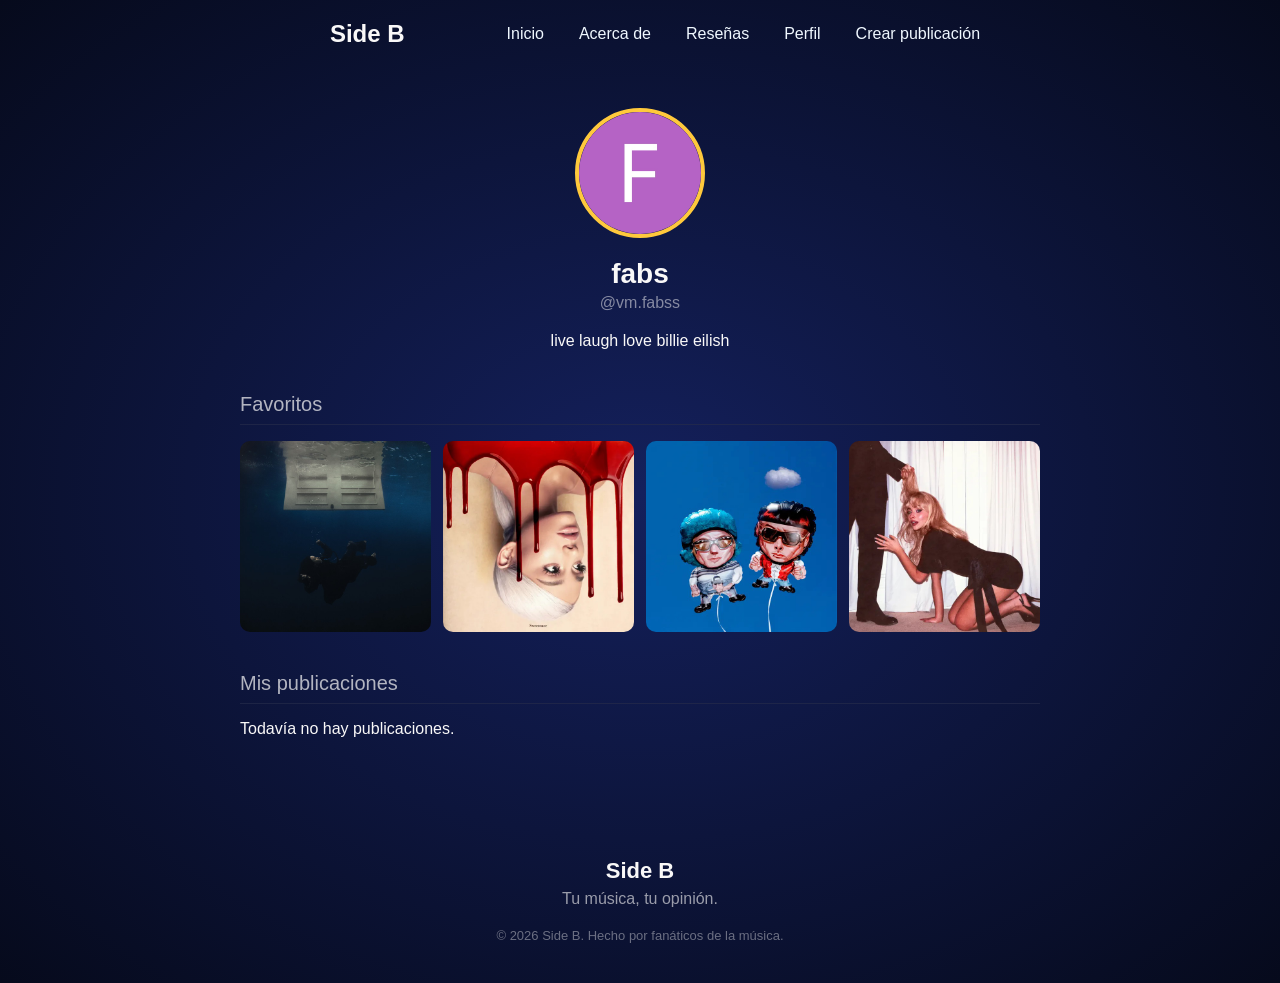
<file: html/perfil.html>
<!DOCTYPE html>
<html lang="es">
    <head>
        <link rel="stylesheet" href="../css/style.css" >
        <meta charset="UTF-8">
        <meta name="viewport" content="width=device-width, initial-scale=1.0">
        <title>
            Perfil | Side B
        </title>
    </head>

    <body>
        <!--Navegador de secciones-->
        <nav>
            <div class="navegacion">
                <h1 id="side-b">
                    Side B
                </h1>
                <a href="../index.html">
                    Inicio
                </a>
                <a href="acerca-de.html">
                    Acerca de
                </a>
                <a href="resenas.html">
                    Reseñas
                </a>
                <a href="perfil.html">
                    Perfil
                </a>
                <a href="crear-publicacion.html">
                    Crear publicación
                </a>
            </div>
        </nav>
        <!--Sección de perfil-->
        <main>
            <section id="perfil">

                <!--Cabecera: foto, nombre, usuario y biografía-->
                <div class="perfil-cabecera">
                    <!--Foto de perfil-->
                    <img class="foto-perfil" src="../imgs/foto_perfil.jpg" alt="foto_perfil">
                    <!--Nombre-->
                    <h2 class="nombre-perfil">
                        fabs
                    </h2>
                    <!--Nombre de usuario-->
                    <p class="usuario-perfil">
                        @vm.fabss
                    </p>
                    <!--Descripcion del perfil-->
                    <p class="bio-perfil">
                        live laugh love billie eilish
                    </p>
                </div>

                <!--Favoritos del usuario-->
                <div class="favoritos">
                    <h3>
                        Favoritos
                    </h3>
                    <div class="albumes">
                        <!--Portadas de los 4 favoritos-->
                        <img 
                        src="../imgs/hmhas.jpg"
                        alt="portada-hit-me-hard-and-soft-billie-eilish"> 
                        <img 
                        src="../imgs/sweetener.jpg"
                        alt="portada-sweetener-ariana-grande">
                        <img 
                        src="../imgs/papota.jpg"
                        alt="portada-papota-ca7riel-y-paco-amoroso">
                        <img
                        src="../imgs/mbf.jpg"
                        alt="portada-mans-bestfriend-sabrina-carpenter">
                    </div>
                </div>

                <!--Publicaciones de la cuenta-->
                <div class="mis-publicaciones">
                    <h3>
                        Mis publicaciones
                    </h3>
                    <div class="publicaciones" id="lista-perfil">
                        <!--Primer publicación del perfil-->
                        <article class="publicacion">
                            <div class="encabezado_publicacion">
                                <!--Nombre de usuario-->
                                 <h3>
                                    fabs <span class="username">@vm.fabss</span>
                                </h3>
                            </div>
                            <!--Contenido de publicacion-->
                            <p>
                                Happier Than Ever es de los álbumes más honestos y genuinos de Billie Eilish
                            </p>
                            <!--Categoria de publicacion-->
                                <span class="categoria">Reseña de álbum</span>
                            <!--Apartado de likes y comentarios-->
                            <div class="interacciones">
                                <span class="likes">
                                    <button class="boton-like" type="button" aria-label="Me gusta">
                                        <svg class="corazon" xmlns="http://www.w3.org/2000/svg" width="24" height="24" viewBox="0 0 24 24" fill="none" stroke="currentColor" stroke-width="2" stroke-linecap="round" stroke-linejoin="round"><path d="M19 14c1.49-1.46 3-3.21 3-5.5A5.5 5.5 0 0 0 16.5 3c-1.76 0-3 .5-4.5 2-1.5-1.5-2.74-2-4.5-2A5.5 5.5 0 0 0 2 8.5c0 2.3 1.5 4.05 3 5.5l7 7Z"/></svg>
                                    </button>
                                    <span class="contador">37</span>
                                </span>
                                <span class="comentarios">
                                    <button class="boton-comentar" type="button" aria-label="Comentar">
                                        <svg xmlns="http://www.w3.org/2000/svg" width="24" height="24" viewBox="0 0 24 24" fill="none" stroke="currentColor" stroke-width="2" stroke-linecap="round" stroke-linejoin="round" class="lucide lucide-message-circle preview-icon"><path d="M2.992 16.342a2 2 0 0 1 .094 1.167l-1.065 3.29a1 1 0 0 0 1.236 1.168l3.413-.998a2 2 0 0 1 1.099.092 10 10 0 1 0-4.777-4.719"/></svg>
                                    </button>
                                    <span class="contador-comentarios">24</span>
                                </span>
                            </div>
                            <div class="seccion-comentarios" hidden>
                                <div class="lista-comentarios"></div>
                                <form class="form-comentario">
                                    <input type="text" placeholder="Escribe un comentario..." required>
                                    <button type="submit">Comentar</button>
                                </form>
                            </div>
                        </article>

                        <hr>

                        <!--Segunda publicación del perfil-->
                        <article class="publicacion">
                            <div class="encabezado_publicacion">
                                <!--Nombre de usuario-->
                                <h3>
                                    fabs <span class="username">@vm.fabss</span>
                                </h3>
                            </div>
                            <!--Contenido de publicacion-->
                            <p>
                                Escuchen música sin voces para estudiar, el jazz o el house music es top
                            </p>
                            <!--Categoria de publicacion-->
                            <span class="categoria">Recomendación</span>
                            <!--Apartado de likes y comentarios-->
                            <div class="interacciones">
                                <span class="likes">
                                    <button class="boton-like" type="button" aria-label="Me gusta">
                                        <svg class="corazon" xmlns="http://www.w3.org/2000/svg" width="24" height="24" viewBox="0 0 24 24" fill="none" stroke="currentColor" stroke-width="2" stroke-linecap="round" stroke-linejoin="round"><path d="M19 14c1.49-1.46 3-3.21 3-5.5A5.5 5.5 0 0 0 16.5 3c-1.76 0-3 .5-4.5 2-1.5-1.5-2.74-2-4.5-2A5.5 5.5 0 0 0 2 8.5c0 2.3 1.5 4.05 3 5.5l7 7Z"/></svg>
                                    </button>
                                    <span class="contador">56</span>
                                </span>
                                <span class="comentarios">
                                    <button class="boton-comentar" type="button" aria-label="Comentar">
                                        <svg xmlns="http://www.w3.org/2000/svg" width="24" height="24" viewBox="0 0 24 24" fill="none" stroke="currentColor" stroke-width="2" stroke-linecap="round" stroke-linejoin="round" class="lucide lucide-message-circle preview-icon"><path d="M2.992 16.342a2 2 0 0 1 .094 1.167l-1.065 3.29a1 1 0 0 0 1.236 1.168l3.413-.998a2 2 0 0 1 1.099.092 10 10 0 1 0-4.777-4.719"/></svg>
                                    </button>
                                    <span class="contador-comentarios">33</span>
                                </span>
                            </div>
                            <div class="seccion-comentarios" hidden>
                                <div class="lista-comentarios"></div>
                                <form class="form-comentario">
                                    <input type="text" placeholder="Escribe un comentario..." required>
                                    <button type="submit">Comentar</button>
                                </form>
                            </div>
                        </article>
                    </div>
                </div>

            </section>
        </main>
        <footer>
    <div class="footer-contenido">
        <p class="footer-nombre">Side B</p>
        <p class="footer-lema">Tu música, tu opinión.</p>
        <p class="footer-copy">© 2026 Side B. Hecho por fanáticos de la música.</p>
    </div>
        </footer>
    <script src="../js/script.js" defer></script>
    </body>
</html>
</file>
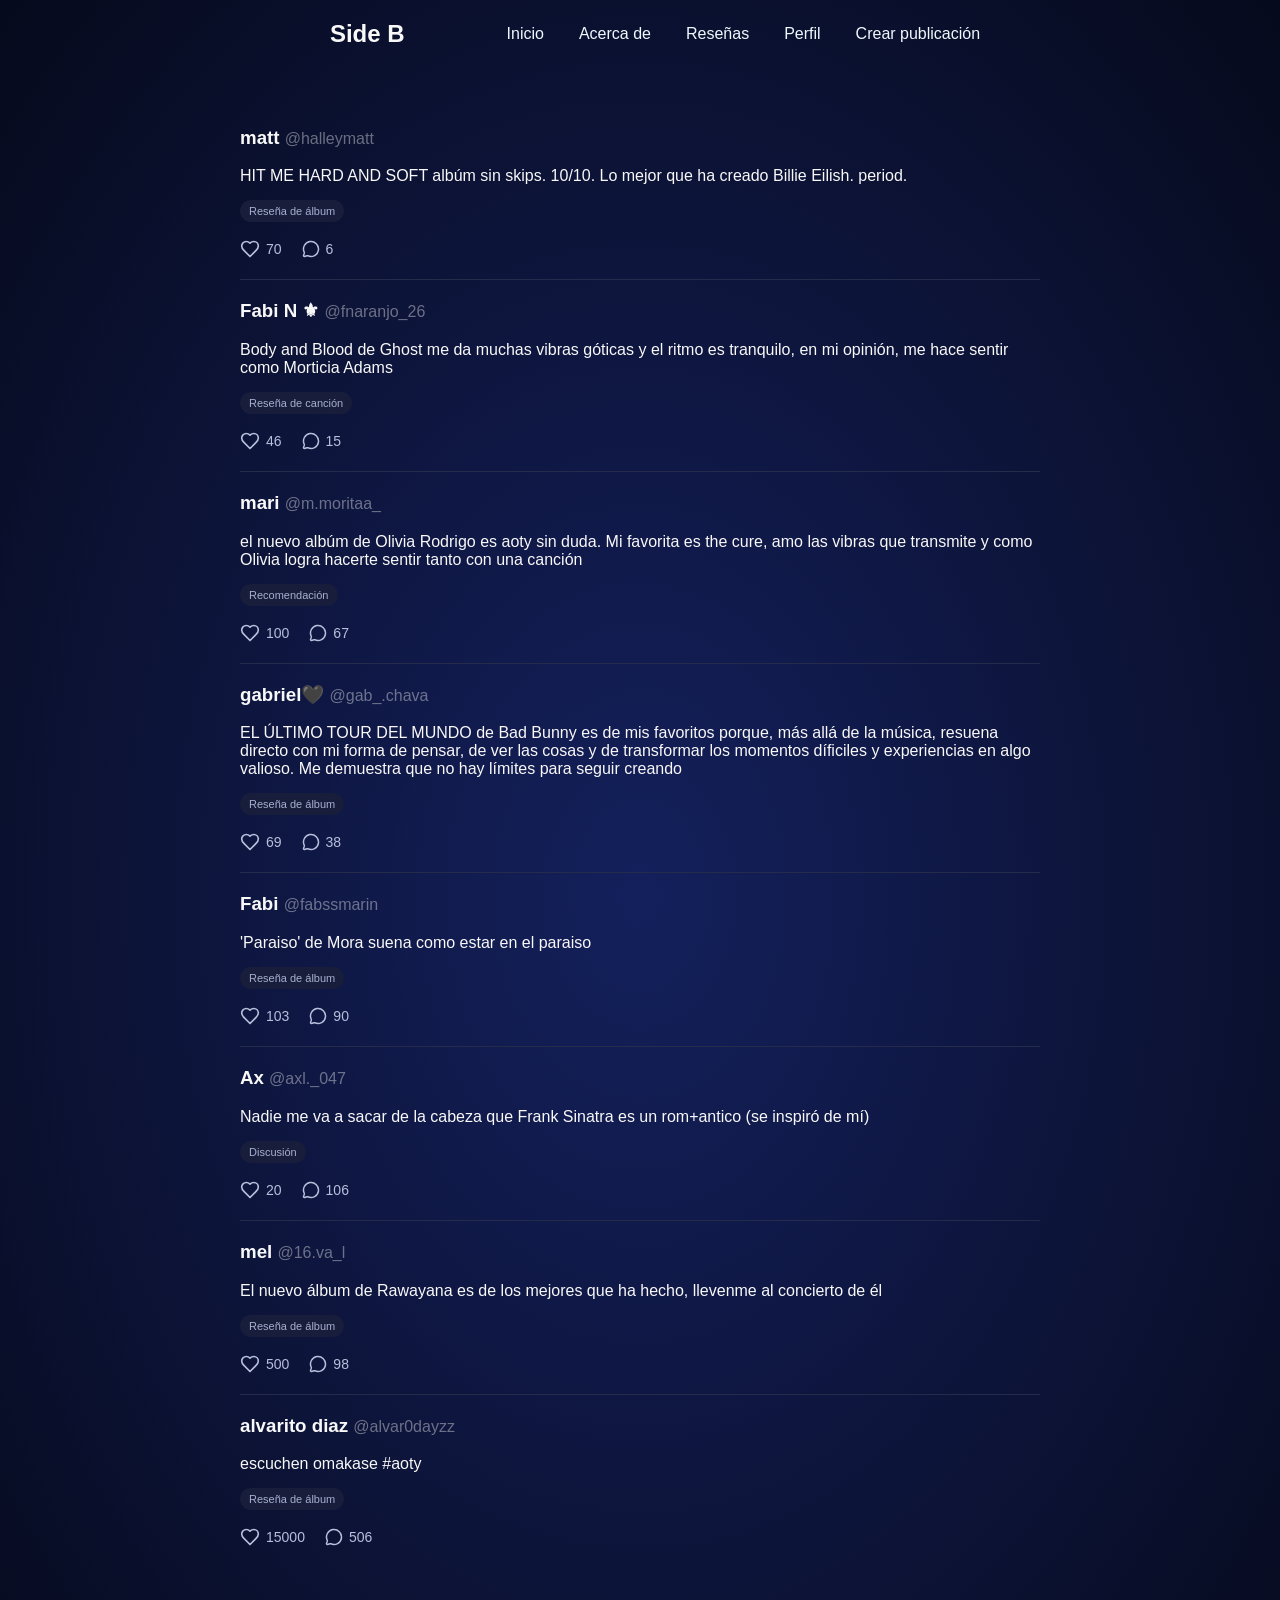
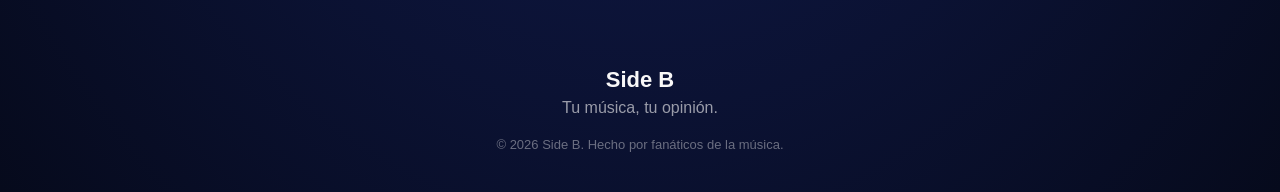
<file: html/resenas.html>
<!DOCTYPE html>
<html lang="es">
<head>
    <link rel="stylesheet" href="../css/style.css" >
    <meta charset="UTF-8">
    <meta name="viewport" content="width=device-width, initial-scale=1.0">
    <title>
        Reseñas | Side B
    </title>
</head>
<body>
    <!--Navegador de secciones-->
    <nav>
        <div class="navegacion">
        <h1 id="side-b">
            Side B
        </h1>
        <a href="../index.html">
            Inicio
        </a>
        <a href="acerca-de.html">
            Acerca de
        </a>
        <a href="resenas.html">
            Reseñas
        </a>
        <a href="perfil.html">
            Perfil
        </a>
        <a href="crear-publicacion.html">
            Crear publicación
        </a>
        </div>
    </nav>
    <main>
        <div class="publicaciones feed-resenas" id="lista-resenas">
            <article class="publicacion">
                <!--Nombre de usuario-->
                <h3>
                    matt <span class="username">@halleymatt</span>
                </h3>
                <!--Contenido de la publicacion-->
                <p>
                    HIT ME HARD AND SOFT albúm sin skips. 10/10. Lo mejor que ha creado Billie Eilish. period.
                </p>
                <!--Categoria de la publicacion-->
                <span class="categoria">Reseña de albúm</span>
                <!--Apartado de likes y comentarios-->
                <div class="interacciones">
                    <span class="likes">
                        <button class="boton-like" type="button" aria-label="Me gusta">
                            <svg class="corazon" xmlns="http://www.w3.org/2000/svg" width="24" height="24" viewBox="0 0 24 24" fill="none" stroke="currentColor" stroke-width="2" stroke-linecap="round" stroke-linejoin="round"><path d="M19 14c1.49-1.46 3-3.21 3-5.5A5.5 5.5 0 0 0 16.5 3c-1.76 0-3 .5-4.5 2-1.5-1.5-2.74-2-4.5-2A5.5 5.5 0 0 0 2 8.5c0 2.3 1.5 4.05 3 5.5l7 7Z"/></svg>
                        </button>
                        <span class="contador">70</span>
                    </span>
                    <span class="comentarios">
                        <button class="boton-comentar" type="button" aria-label="Comentar">
                            <svg xmlns="http://www.w3.org/2000/svg" width="24" height="24" viewBox="0 0 24 24" fill="none" stroke="currentColor" stroke-width="2" stroke-linecap="round" stroke-linejoin="round" class="lucide lucide-message-circle preview-icon"><path d="M2.992 16.342a2 2 0 0 1 .094 1.167l-1.065 3.29a1 1 0 0 0 1.236 1.168l3.413-.998a2 2 0 0 1 1.099.092 10 10 0 1 0-4.777-4.719"/></svg>
                        </button>
                        <span class="contador-comentarios">6</span>
                    </span>
                </div>
                <div class="seccion-comentarios" hidden>
                    <div class="lista-comentarios"></div>
                    <form class="form-comentario">
                        <input type="text" placeholder="Escribe un comentario..." required>
                        <button type="submit">Comentar</button>
                    </form>
                </div>
            </article>

            <hr>

            <article class="publicacion">
                <!--Nombre de usuario-->
                <h3>
                    Fabi N ⚜ <span class="username">@fnaranjo_26</span>
                </h3>
                <!--Contenido de la publicacion-->
                <p>
                    Body and Blood de Ghost me da muchas vibras góticas y el ritmo es tranquilo, en mi opinión, me hace sentir como Morticia Adams
                </p>
                <!--Categoria de la publicacion-->
                <span class="categoria">Reseña de canción</span>
                <!--Apartado de likes y comentarios-->
                <div class="interacciones">
                    <span class="likes">
                        <button class="boton-like" type="button" aria-label="Me gusta">
                            <svg class="corazon" xmlns="http://www.w3.org/2000/svg" width="24" height="24" viewBox="0 0 24 24" fill="none" stroke="currentColor" stroke-width="2" stroke-linecap="round" stroke-linejoin="round"><path d="M19 14c1.49-1.46 3-3.21 3-5.5A5.5 5.5 0 0 0 16.5 3c-1.76 0-3 .5-4.5 2-1.5-1.5-2.74-2-4.5-2A5.5 5.5 0 0 0 2 8.5c0 2.3 1.5 4.05 3 5.5l7 7Z"/></svg>
                        </button>
                        <span class="contador">46</span>
                    </span>
                    <span class="comentarios">
                        <button class="boton-comentar" type="button" aria-label="Comentar">
                            <svg xmlns="http://www.w3.org/2000/svg" width="24" height="24" viewBox="0 0 24 24" fill="none" stroke="currentColor" stroke-width="2" stroke-linecap="round" stroke-linejoin="round" class="lucide lucide-message-circle preview-icon"><path d="M2.992 16.342a2 2 0 0 1 .094 1.167l-1.065 3.29a1 1 0 0 0 1.236 1.168l3.413-.998a2 2 0 0 1 1.099.092 10 10 0 1 0-4.777-4.719"/></svg>
                        </button>
                        <span class="contador-comentarios">15</span>
                    </span>
                </div>
                <div class="seccion-comentarios" hidden>
                    <div class="lista-comentarios"></div>
                    <form class="form-comentario">
                        <input type="text" placeholder="Escribe un comentario..." required>
                        <button type="submit">Comentar</button>
                    </form>
                </div>
            </article>
            
            <hr>

            <article class="publicacion">
                <!--Nombre de usuario-->
                <h3>
                    mari <span class="username">@m.moritaa_</span>
                </h3>
                <!--Contenido de la publicacion-->
                <p>
                    el nuevo albúm de Olivia Rodrigo es aoty sin duda. Mi favorita es the cure, amo las vibras que transmite y como Olivia logra hacerte sentir tanto con una canción
                </p>
                <!--Categoria de la publicacion-->
                <span class="categoria">Recomendación</span>
                <!--Apartado de likes y comentarios-->
                <div class="interacciones">
                    <span class="likes">
                        <button class="boton-like" type="button" aria-label="Me gusta">
                            <svg class="corazon" xmlns="http://www.w3.org/2000/svg" width="24" height="24" viewBox="0 0 24 24" fill="none" stroke="currentColor" stroke-width="2" stroke-linecap="round" stroke-linejoin="round"><path d="M19 14c1.49-1.46 3-3.21 3-5.5A5.5 5.5 0 0 0 16.5 3c-1.76 0-3 .5-4.5 2-1.5-1.5-2.74-2-4.5-2A5.5 5.5 0 0 0 2 8.5c0 2.3 1.5 4.05 3 5.5l7 7Z"/></svg>
                        </button>
                        <span class="contador">100</span>
                    </span>
                    <span class="comentarios">
                        <button class="boton-comentar" type="button" aria-label="Comentar">
                            <svg xmlns="http://www.w3.org/2000/svg" width="24" height="24" viewBox="0 0 24 24" fill="none" stroke="currentColor" stroke-width="2" stroke-linecap="round" stroke-linejoin="round" class="lucide lucide-message-circle preview-icon"><path d="M2.992 16.342a2 2 0 0 1 .094 1.167l-1.065 3.29a1 1 0 0 0 1.236 1.168l3.413-.998a2 2 0 0 1 1.099.092 10 10 0 1 0-4.777-4.719"/></svg>
                        </button>
                        <span class="contador-comentarios">67</span>
                    </span>
                </div>
                <div class="seccion-comentarios" hidden>
                    <div class="lista-comentarios"></div>
                    <form class="form-comentario">
                        <input type="text" placeholder="Escribe un comentario..." required>
                        <button type="submit">Comentar</button>
                    </form>
                </div>
            </article>
            
            <hr>

            <article class="publicacion">
                <!--Nombre de usuario-->
                <h3>
                    gabriel🖤 <span class="username">@gab_.chava</span>
                </h3>
                <!--Contenido de la publicacion-->
                <p>
                    EL ÚLTIMO TOUR DEL MUNDO de Bad Bunny es de mis favoritos porque, más allá de la música, 
                    resuena directo con mi forma de pensar, de ver las cosas y de transformar los momentos
                     díficiles y experiencias en algo valioso. Me demuestra que no hay límites para seguir 
                     creando
                </p>
                <!--Categoria de la publicacion-->
                <span class="categoria">Reseña de álbum</span>
                <!--Apartado de likes y comentarios-->
                <div class="interacciones">
                    <span class="likes">
                        <button class="boton-like" type="button" aria-label="Me gusta">
                            <svg class="corazon" xmlns="http://www.w3.org/2000/svg" width="24" height="24" viewBox="0 0 24 24" fill="none" stroke="currentColor" stroke-width="2" stroke-linecap="round" stroke-linejoin="round"><path d="M19 14c1.49-1.46 3-3.21 3-5.5A5.5 5.5 0 0 0 16.5 3c-1.76 0-3 .5-4.5 2-1.5-1.5-2.74-2-4.5-2A5.5 5.5 0 0 0 2 8.5c0 2.3 1.5 4.05 3 5.5l7 7Z"/></svg>
                        </button>
                        <span class="contador">69</span>
                    </span>
                    <span class="comentarios">
                        <button class="boton-comentar" type="button" aria-label="Comentar">
                            <svg xmlns="http://www.w3.org/2000/svg" width="24" height="24" viewBox="0 0 24 24" fill="none" stroke="currentColor" stroke-width="2" stroke-linecap="round" stroke-linejoin="round" class="lucide lucide-message-circle preview-icon"><path d="M2.992 16.342a2 2 0 0 1 .094 1.167l-1.065 3.29a1 1 0 0 0 1.236 1.168l3.413-.998a2 2 0 0 1 1.099.092 10 10 0 1 0-4.777-4.719"/></svg>
                        </button>
                        <span class="contador-comentarios">38</span>
                    </span>
                </div>
                <div class="seccion-comentarios" hidden>
                    <div class="lista-comentarios"></div>
                    <form class="form-comentario">
                        <input type="text" placeholder="Escribe un comentario..." required>
                        <button type="submit">Comentar</button>
                    </form>
                </div>
            </article>
            
            <hr>

            <article class="publicacion">
                <!--Nombre de usuario-->
                <h3>
                    Fabi <span class="username">@fabssmarin</span>
                </h3>
                <!--Contenido de la publicacion-->
                <p>
                    "Paraiso" de Mora suena como estar en el paraiso
                </p>
                <!--Categoria de la publicacion-->
                <span class="categoria">Reseña de álbum</span>
                <!--Apartado de likes y comentarios-->
                <div class="interacciones">
                    <span class="likes">
                        <button class="boton-like" type="button" aria-label="Me gusta">
                            <svg class="corazon" xmlns="http://www.w3.org/2000/svg" width="24" height="24" viewBox="0 0 24 24" fill="none" stroke="currentColor" stroke-width="2" stroke-linecap="round" stroke-linejoin="round"><path d="M19 14c1.49-1.46 3-3.21 3-5.5A5.5 5.5 0 0 0 16.5 3c-1.76 0-3 .5-4.5 2-1.5-1.5-2.74-2-4.5-2A5.5 5.5 0 0 0 2 8.5c0 2.3 1.5 4.05 3 5.5l7 7Z"/></svg>
                        </button>
                        <span class="contador">103</span>
                    </span>
                    <span class="comentarios">
                        <button class="boton-comentar" type="button" aria-label="Comentar">
                            <svg xmlns="http://www.w3.org/2000/svg" width="24" height="24" viewBox="0 0 24 24" fill="none" stroke="currentColor" stroke-width="2" stroke-linecap="round" stroke-linejoin="round" class="lucide lucide-message-circle preview-icon"><path d="M2.992 16.342a2 2 0 0 1 .094 1.167l-1.065 3.29a1 1 0 0 0 1.236 1.168l3.413-.998a2 2 0 0 1 1.099.092 10 10 0 1 0-4.777-4.719"/></svg>
                        </button>
                        <span class="contador-comentarios">90</span>
                    </span>
                </div>
                <div class="seccion-comentarios" hidden>
                    <div class="lista-comentarios"></div>
                    <form class="form-comentario">
                        <input type="text" placeholder="Escribe un comentario..." required>
                        <button type="submit">Comentar</button>
                    </form>
                </div>
            </article>
             
            <hr>

            <article class="publicacion">
                <!--Nombre de usuario-->
                <h3>
                    Ax <span class="username">@axl._047</span>
                </h3>
                <!--Contenido de la publicacion-->
                <p>
                    Nadie me va a sacar de la cabeza que Frank Sinatra es un romántico (se inspiró de mí)
                </p>
                <!--Categoria de la publicacion-->
                <span class="categoria">Discusión</span>
                <!--Apartado de likes y comentarios-->
                <div class="interacciones">
                    <span class="likes">
                        <button class="boton-like" type="button" aria-label="Me gusta"> 
                            <svg class="corazon" xmlns="http://www.w3.org/2000/svg" width="24" height="24" viewBox="0 0 24 24" fill="none" stroke="currentColor" stroke-width="2" stroke-linecap="round" stroke-linejoin="round"><path d="M19 14c1.49-1.46 3-3.21 3-5.5A5.5 5.5 0 0 0 16.5 3c-1.76 0-3 .5-4.5 2-1.5-1.5-2.74-2-4.5-2A5.5 5.5 0 0 0 2 8.5c0 2.3 1.5 4.05 3 5.5l7 7Z"/></svg>
                        </button>
                        <span class="contador">20</span>
                    </span>
                    <span class="comentarios">
                        <button class="boton-comentar" type="button" aria-label="Comentar">
                            <svg xmlns="http://www.w3.org/2000/svg" width="24" height="24" viewBox="0 0 24 24" fill="none" stroke="currentColor" stroke-width="2" stroke-linecap="round" stroke-linejoin="round" class="lucide lucide-message-circle preview-icon"><path d="M2.992 16.342a2 2 0 0 1 .094 1.167l-1.065 3.29a1 1 0 0 0 1.236 1.168l3.413-.998a2 2 0 0 1 1.099.092 10 10 0 1 0-4.777-4.719"/></svg>
                        </button>
                        <span class="contador-comentarios">106</span>
                    </span>
                </div>
                <div class="seccion-comentarios" hidden>
                    <div class="lista-comentarios"></div>
                    <form class="form-comentario">
                        <input type="text" placeholder="Escribe un comentario..." required>
                        <button type="submit">Comentar</button>
                    </form>
                </div>
            </article>
            
            <hr>

            <article class="publicacion">
                <!--Nombre de usuario-->
                <h3>
                    mel <span class="username">@16.va_l</span>
                </h3>
                <!--Contenido de la publicacion-->
                <p>
                    El nuevo álbum de Rawayana es de los mejores que ha hecho, llevenme al concierto de él 😢
                </p>
                <!--Categoria de la publicacion-->
                <span class="categoria">Reseña de álbum</span>
                <!--Apartado de likes y comentarios-->
                <div class="interacciones">
                    <span class="likes">
                        <button class="boton-like" type="button" aria-label="Me gusta">
                            <svg class="corazon" xmlns="http://www.w3.org/2000/svg" width="24" height="24" viewBox="0 0 24 24" fill="none" stroke="currentColor" stroke-width="2" stroke-linecap="round" stroke-linejoin="round"><path d="M19 14c1.49-1.46 3-3.21 3-5.5A5.5 5.5 0 0 0 16.5 3c-1.76 0-3 .5-4.5 2-1.5-1.5-2.74-2-4.5-2A5.5 5.5 0 0 0 2 8.5c0 2.3 1.5 4.05 3 5.5l7 7Z"/></svg>
                        </button>
                        <span class="contador">500</span>
                    </span>
                    <span class="comentarios">
                        <button class="boton-comentar" type="button" aria-label="Comentar">
                            <svg xmlns="http://www.w3.org/2000/svg" width="24" height="24" viewBox="0 0 24 24" fill="none" stroke="currentColor" stroke-width="2" stroke-linecap="round" stroke-linejoin="round" class="lucide lucide-message-circle preview-icon"><path d="M2.992 16.342a2 2 0 0 1 .094 1.167l-1.065 3.29a1 1 0 0 0 1.236 1.168l3.413-.998a2 2 0 0 1 1.099.092 10 10 0 1 0-4.777-4.719"/></svg>
                        </button>
                        <span class="contador-comentarios">98</span>
                    </span>
                </div>
                <div class="seccion-comentarios" hidden>
                    <div class="lista-comentarios"></div>
                    <form class="form-comentario">
                        <input type="text" placeholder="Escribe un comentario..." required>
                        <button type="submit">Comentar</button>
                    </form>
                </div>
            </article>
             
            <hr>

            <article class="publicacion">
                <!--Nombre de usuario-->
                <h3>
                    alvarito diaz <span class="username">@alvar0dayzz</span>
                </h3>
                <!--Contenido de la publicacion-->
                <p>
                    escuchen omakase #aoty
                </p>
                <!--Categoria de la publicacion-->
                <span class="categoria">Reseña de álbum</span>
                <!--Apartado de likes y comentarios-->
                <div class="interacciones">
                    <span class="likes">
                        <button class="boton-like" type="button" aria-label="Me gusta">
                            <svg class="corazon" xmlns="http://www.w3.org/2000/svg" width="24" height="24" viewBox="0 0 24 24" fill="none" stroke="currentColor" stroke-width="2" stroke-linecap="round" stroke-linejoin="round"><path d="M19 14c1.49-1.46 3-3.21 3-5.5A5.5 5.5 0 0 0 16.5 3c-1.76 0-3 .5-4.5 2-1.5-1.5-2.74-2-4.5-2A5.5 5.5 0 0 0 2 8.5c0 2.3 1.5 4.05 3 5.5l7 7Z"/></svg>
                        </button>
                        <span class="contador">15000</span>
                    </span>
                    <span class="comentarios">
                        <button class="boton-comentar" type="button" aria-label="Comentar">
                            <svg xmlns="http://www.w3.org/2000/svg" width="24" height="24" viewBox="0 0 24 24" fill="none" stroke="currentColor" stroke-width="2" stroke-linecap="round" stroke-linejoin="round" class="lucide lucide-message-circle preview-icon"><path d="M2.992 16.342a2 2 0 0 1 .094 1.167l-1.065 3.29a1 1 0 0 0 1.236 1.168l3.413-.998a2 2 0 0 1 1.099.092 10 10 0 1 0-4.777-4.719"/></svg>
                        </button>
                        <span class="contador-comentarios">506</span>
                    </span>
                </div>
                <div class="seccion-comentarios" hidden>
                    <div class="lista-comentarios"></div>
                    <form class="form-comentario">
                        <input type="text" placeholder="Escribe un comentario..." required>
                        <button type="submit">Comentar</button>
                    </form>
                </div>
            </article>
        </div>
    </main>
    <footer>
        <div class="footer-contenido">
            <p class="footer-nombre">Side B</p>
            <p class="footer-lema">Tu música, tu opinión.</p>
            <p class="footer-copy">© 2026 Side B. Hecho por fanáticos de la música.</p>
        </div>
    </footer>
    <script src="../js/script.js" defer></script>
</body>
</html>
</file>
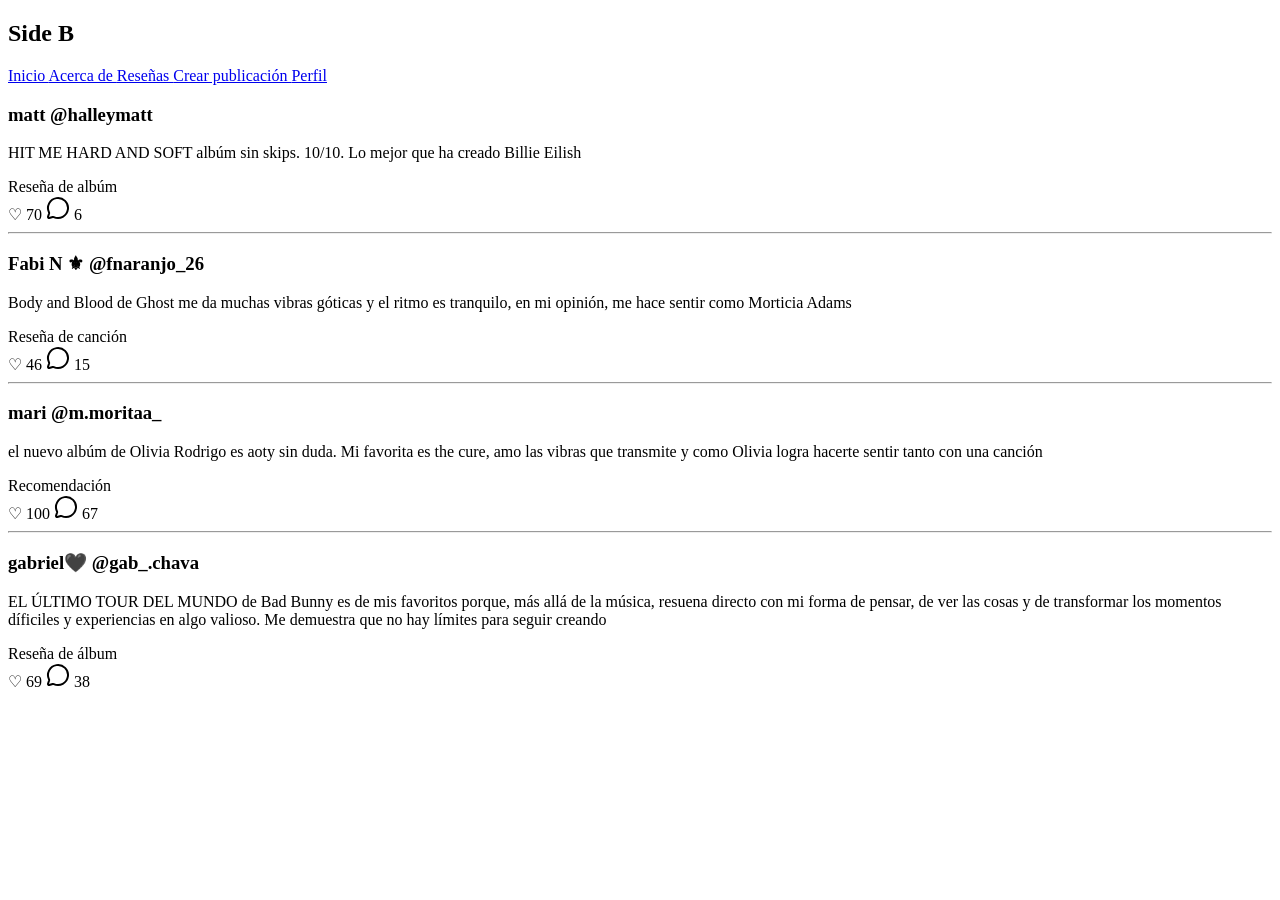
<file: html/reseñas.html>
<!DOCTYPE html>
<html lang="es">
<head>
    <meta charset="UTF-8">
    <meta name="viewport" content="width=device-width, initial-scale=1.0">
    <title>
        Reseñas | Side B
    </title>
</head>
<body>
    <nav>
        <div class="navegacion">
        <h1 id="side-b">
            Side B
        </h1>
        <a href="index.html">
            Inicio
        </a>
        <a href="#acerca-de">
            Acerca de
        </a>
        <a href="reseñas.html">
            Reseñas
        </a>
        <a href="crear-publicacion.html">
            Crear publicación
        </a>
        <a href="perfil.html">
            Perfil
        </a>
        </div>
    </nav>
    <main>
        <div class="publicaciones">
            <article class="publicacion">
                <h3>
                    matt <span class="username">@halleymatt</span>
                </h3>
                <p>
                    HIT ME HARD AND SOFT albúm sin skips. 10/10. Lo mejor que ha creado Billie Eilish
                </p>
                <span class="categoria">Reseña de albúm</span>
                <div class="interacciones">
                <span class="likes">
                    <span class="corazon">♡</span> 70 
                </span>
                <span class="comentarios">
                    <svg xmlns="http://www.w3.org/2000/svg" width="24" height="24" viewBox="0 0 24 24" fill="none" stroke="currentColor" stroke-width="2" stroke-linecap="round" stroke-linejoin="round" class="lucide lucide-message-circle preview-icon"><path d="M2.992 16.342a2 2 0 0 1 .094 1.167l-1.065 3.29a1 1 0 0 0 1.236 1.168l3.413-.998a2 2 0 0 1 1.099.092 10 10 0 1 0-4.777-4.719"/></svg>
                6 
                </span>
                </div>
            </article>

            <hr>

            <article class="publicacion">
                <h3>
                    Fabi N ⚜ <span class="username">@fnaranjo_26</span>
                </h3>
                <p>
                    Body and Blood de Ghost me da muchas vibras góticas y el ritmo es tranquilo, en mi opinión, me hace sentir como Morticia Adams
                </p>
                <span class="categoria">Reseña de canción</span>
                <div class="interacciones">
                <span class="likes">
                    <span class="corazon">♡</span> 46 
                </span>
                <span class="comentarios">
                    <svg xmlns="http://www.w3.org/2000/svg" width="24" height="24" viewBox="0 0 24 24" fill="none" stroke="currentColor" stroke-width="2" stroke-linecap="round" stroke-linejoin="round" class="lucide lucide-message-circle preview-icon"><path d="M2.992 16.342a2 2 0 0 1 .094 1.167l-1.065 3.29a1 1 0 0 0 1.236 1.168l3.413-.998a2 2 0 0 1 1.099.092 10 10 0 1 0-4.777-4.719"/></svg>
                15 
                </span>
                </div>
            </article>
            
            <hr>

            <article class="publicacion">
                <h3>
                    mari <span class="username">@m.moritaa_</span>
                </h3>
                <p>
                    el nuevo albúm de Olivia Rodrigo es aoty sin duda. Mi favorita es the cure, amo las vibras que transmite y como Olivia logra hacerte sentir tanto con una canción
                </p>
                <span class="categoria">Recomendación</span>
                <div class="interacciones">
                <span class="likes">
                    <span class="corazon">♡</span> 100 
                </span>
                <span class="comentarios">
                    <svg xmlns="http://www.w3.org/2000/svg" width="24" height="24" viewBox="0 0 24 24" fill="none" stroke="currentColor" stroke-width="2" stroke-linecap="round" stroke-linejoin="round" class="lucide lucide-message-circle preview-icon"><path d="M2.992 16.342a2 2 0 0 1 .094 1.167l-1.065 3.29a1 1 0 0 0 1.236 1.168l3.413-.998a2 2 0 0 1 1.099.092 10 10 0 1 0-4.777-4.719"/></svg>
                67 
                </span>
                </div>
            </article>
            
            <hr>

            <article class="publicacion">
                <h3>
                    gabriel🖤 <span class="username">@gab_.chava</span>
                </h3>
                <p>
                    EL ÚLTIMO TOUR DEL MUNDO de Bad Bunny es de mis favoritos porque, más allá de la música, 
                    resuena directo con mi forma de pensar, de ver las cosas y de transformar los momentos
                     díficiles y experiencias en algo valioso. Me demuestra que no hay límites para seguir 
                     creando
                </p>
                <span class="categoria">Reseña de álbum</span>
                <div class="interacciones">
                <span class="likes">
                    <span class="corazon">♡</span> 69 
                </span>
                <span class="comentarios">
                    <svg xmlns="http://www.w3.org/2000/svg" width="24" height="24" viewBox="0 0 24 24" fill="none" stroke="currentColor" stroke-width="2" stroke-linecap="round" stroke-linejoin="round" class="lucide lucide-message-circle preview-icon"><path d="M2.992 16.342a2 2 0 0 1 .094 1.167l-1.065 3.29a1 1 0 0 0 1.236 1.168l3.413-.998a2 2 0 0 1 1.099.092 10 10 0 1 0-4.777-4.719"/></svg>
                38 
                </span>
                </div>
            </article>
        </div>
        <div>
    </main>
</body>
</html>
</file>
<file: css/style.css>
*, *::before, *::after{
    box-sizing: border-box;
}
/* ----- GENERAL ----- */

/*Estilos predeterminados de la página*/
body{
    font-family: arial;
    color: rgba(249, 248, 248);
    background: radial-gradient(#14205c, #060a1c);
    margin: 0;
    min-height: 100vh;
}
main{
    width: min(1100px, calc(100% - 60px));
    margin: 0 auto;
}
/* ----- MENÚ DE NAVEGACIÓN ----- */

/*Contenedor de navegación*/
nav{
    display: flex;
    justify-content: center;
    align-items: center;
    
}
/*Enlaces de navegación*/
a{
    text-decoration: none;
    color: rgb(240, 248, 255);
    transition: transform 0.3s ease;
}
/*Hover de enlaces de navegación*/
a:hover{
    transform: scale(1.1);
    color: #4ee1b0;
}
/*Fila de navegación*/
.navegacion{
    display: flex;
    justify-content: center;
    align-items: center;
    gap: 35px;
    padding: 0px 35px 0px 35px;
}
/*Título de Side B*/
#side-b{
    padding: 0px 67px 0px 30px;
}

/* ----- PESTAÑA PRINCIPAL ----- */

/*Título de la caja*/
#biografia{
    color:aliceblue;
}
/*Caja de bienvenida de la página*/
header{
    background: linear-gradient(135deg, #1f2d71, rgb(0, 0, 33) 60%);
    border: 1px solid #2c3c8f;
    border-radius: 25px;
    box-shadow: 0 6px 6px rgba(0, 0, 0, 0.1);
    padding: 40px;
    padding-top: 50px;
    padding-left: 60px;
    margin: 150px;
}

/* ----- TÍTULOS DE SECCIÓN ----- */

/*Título de secciones*/
.secciones h2{
    font-size: 32px;
    margin-bottom: 0px;
}
/*Subtítulo*/
.secciones p{
    font-size: 16px;
    margin-bottom: 30px;
    opacity: 50%;
}

/* ----- ÁLBUMES ----- */

/*Fila de álbumes en tendencia*/
.albumes{
    display: flex; 
    flex-direction: row;
    gap: 25px;
    align-items: flex-start;
}
/*Tarjeta de álbumes*/
.album{
    background-color:#1f2d71 ;
    padding: 25px;
    width: 295px;
    justify-content: center;
    border-radius: 15px;
    box-sizing: border-box;
    box-shadow: 0 2px 4px 4px rgba(0, 0, 0, 0.1);
    transition: transform 0.3s ease;
}
/*Hover de tarjetas de álbumes*/
.album:hover{
    transform: translateY(-5px);
}
/*Portada de álbumes*/
.album img{
    width: 100%;
    aspect-ratio: 1 / 1;
    object-fit: cover;
    border-radius: 10px;
    display: block;
}
/*Nombre de álbumes*/
.album h3{
    font-size: 16px;
}
/*Características del álbum*/
.album p{
    font-size: 14px;
    margin: 8px 0;
    opacity: 60%;
}

/* ----- PUBLICACIONES ----- */

/*Categorías de cada publicación*/
.categoria {
    font-size: 11px;
    color: #a9afd0;
    background-color: #171d3b;
    padding: 5px 9px;
    border-radius: 20px;
    white-space: nowrap;
}
/*Likes y comentarios abajo de cada publicación*/
.interacciones{
    display: flex;
    align-items: center;
    gap: 20px;
    margin-top: 20px;
    color: #b8bfdc;
    font-size: 14px;
}
/*Se alinea el icono con la cantidad*/
.likes,
.comentarios {
    display: inline-flex;
    align-items: center;
    gap: 6px;
}
/*Tamaño del icono de like*/
.corazon {
    width: 20px;
    height: 20px;
}

/* -----> BOTONES LIKE Y COMENTAR <----- */

/*Modifica el aspecto predeterminado de los iconos*/
.boton-like,
.boton-comentar{
    background: none;
    border: none;
    padding: 0;
    color: inherit;
    cursor: pointer;
    display: flex;
}
/* Hover del icono de like*/
.boton-like:hover .corazon{
    color: #ff6b6b;
}
/*Rellena el like al darle click*/
.boton-like.activo .corazon{
    color: #ff3b4f;
    fill: #ff3b4f;
}
/*Hover del icono de comentario*/
.boton-comentar:hover{
    color: #4ee1b0;
}

/* -----> COMENTARIOS <----- */

/*Zona de publicacion separada por una línea*/
.seccion-comentarios{
    margin-top: 18px;
    padding-top: 16px;
    border-top: 1px solid #252b4a;
}
/*Tamaño de comentarios*/
.comentario{
    margin-bottom: 12px;
    font-size: 15px;
}
/*Nombre de usuario en negrita (en el comentario)*/
.comentario strong{
    margin-right: 6px;
}
/*Campo de texto*/
.form-comentario{
    display: flex;
    gap: 10px;
}
/*Campo para comentar*/
.form-comentario input{
    flex: 1;
    padding: 10px 14px;
    border-radius: 999px;
    border: 1px solid #34439a;
    background-color: #060a1c;
    color: inherit;
    font: inherit;
}
/*Color de boton de comentario*/
.form-comentario button{
    padding: 10px 20px;
    border: none;
    border-radius: 999px;
    background-color: #ffc93c;
    color: #060a1c;
    font-weight: bold;
    cursor: pointer;
}
/*Tamaño de icono de comentario*/
.comentarios svg {
    width: 18px;
    height: 18px;
    flex-shrink: 0;
}
/*Línea de separación*/
hr{
    border: none;
    border-top: 1.5px solid #252b4a;
    margin: 20px 0;
}
/*Nombre de usuario*/
.username{
    opacity: 40%;
    font-weight: lighter;
    font-size: 16px;
}

/* -----> PIE DE PÁGINA <----- */

/*Pie de cabeza con espaciado*/
footer{
    margin-top: 80px;
    padding: 40px 20px;
    
    text-align: center;
}
/*Nombre de Side B*/
.footer-nombre{
    font-size: 22px;
    font-weight: bold;
    margin: 0;
}
/*Lema de la página*/
.footer-lema{
    opacity: 60%;
    margin: 6px 0 20px;
}
/*Derechos de autor*/
.footer-copy{
    font-size: 13px;
    opacity: 40%;
    margin: 0;
}

/* -----> ACERCA DE <----- */

/*Centra las 3 secciones de la página*/
#acerca, #funciones, #idea{
    width: min(1000px, calc(100% - 60px));
    margin: 0 auto;
}
/*Introduccion centrada*/
#acerca{
    padding: 90px 0 60px;
    text-align: center;
}
/*Título de Qué es*/
#acerca h2{
    font-size: 36px;
    line-height: 1.1;
    margin: 0 0 25px;
}
/*Hace que las palabras resaltadas se vean amrillas*/
.resaltado{
    color: #ffc93c;
}
/*Párrafos de la introducción*/
#acerca p{
    max-width: 680%;
    line-height: 1.7;
    margin: 0 auto 18px;
    font-size: 19px;
}
/*Columnas de funciones*/
#funciones{
    display: grid;
    grid-template-columns: repeat(3, 1fr);
    gap: 25px;
    padding-bottom: 70px;
}
/*Se centra el titulo de las tarjetas*/
#funciones h2{
    grid-column: 1 / -1;
    text-align: center;
    font-size: 32px;
    margin: 0 0 15px;
}
/*Fondo, esquinas redondeadas y sombra en las tarjetas de funcion de Side B*/
.tarjeta-funciones{
    background-color: rgb(30, 43, 110);
    padding: 30px;
    border-radius: 20px;
    box-shadow: 4px 4px 10px rgba(0, 0, 0, 0.1);
    transition: transform 0.3s ease;
}
/*Hover en las tarjetas de las funciones de Side B*/
.tarjeta-funciones:hover{
    transform: scale(1.02);
}
/*Colores de los títulos de las funciones de Side B*/
#opiniones{
    font-size: 20px;
    color: rgb(250, 83, 117);
}
#calificar{
    font-size: 20px;
    color: rgb(208, 250, 83);
}
#descubrir{
    font-size: 20px;
    color: rgb(83, 225, 250);
}
/*Idea detras de Side B*/
#idea{
    margin-bottom: 90px;
    padding: 50px;
    background-color: rgb(0, 0, 33);
    border-radius: 20px;
}
/*H3 de la idea detras de Side B*/
#idea h3{
    margin: 0 0 15px;
    font-size: 28px;
}

/* -----> PERFIL <----- */

/* Contenedor de todo el perfil: ancho máximo y centrado en la página */
#perfil{
    width: min(800px, calc(100% - 60px));
    margin: 0 auto;
    padding-top: 40px;
}
/*Texto del perifl centrado*/
.perfil-cabecera{
    text-align: center;
}
/*Foto de perfil como circulo*/
.foto-perfil{
    width: 130px;
    height: 130px;
    object-fit: cover;
    border-radius: 50%;
    border: 4px solid #ffc93c;
}
/*Nombre de usuario debajo de la foto*/
.nombre-perfil{
    font-size: 28px;
    margin: 16px 0 4px;
}
/*Usuario*/
.usuario-perfil{
    margin: 0 0 16px;
    font-size: 16px;
    opacity: 50%;
}
/*Biografía del perfil*/
.bio-perfil{
    max-width: 500px;
    margin: 0 auto;
    line-height: 1.6;
}
/*Títulos de cada parte del perfil*/
.favoritos > h3,
.mis-publicaciones > h3{
    margin: 40px 0 16px;
    padding-bottom: 8px;
    border-bottom: 1px solid #252b4a;
    font-size: 20px;
    font-weight: normal;
    opacity: 70%;
}
/*Favoritos del perfil*/
.favoritos .albumes{
    display: grid;
    grid-template-columns: repeat(4, 1fr);
    gap: 12px;
}
/*Portadas de favoritos*/
.favoritos .albumes img{
    width: 100%;
    aspect-ratio: 1 / 1;
    object-fit: cover;
    border-radius: 10px;
    display: block;
    transition: transform 0.3s ease;
}
/*Hover de favoritos*/
.favoritos .albumes img:hover{
    transform: translateY(-5px);
}
/*Espaciado a los lados en RESEÑAS*/
.feed-resenas{
    width: min(800px, calc(100% - 60px));
    margin: 0 auto;
    padding-top: 40px;
}

/* ---- CREAR PUBLICACION ---- */

/*Contenedor de form centrado*/
#crear-publicacion{
    width: min(640px, calc(100% - 60px));
    margin: 60px auto 0;
    padding: 35px;
    background-color: #1f2d71;
    border-radius: 20px;
    box-shadow: 0 2px 4px 4px rgba(0, 0, 0, 0.1);
    box-sizing: border-box;
}
/*Titulo de contenedor*/
#crear-publicacion h2{
    margin: 0 0 25px;
    font-size: 32px;
}
/*Formulario organizado uno arriba del otro*/
#crear-publicacion form{
    display: grid;
    gap: 8px;
}
/*Titulos de cada campo*/
#crear-publicacion label{
    margin-top: 12px;
    font-size: 15px;
    color: #b8bfdc;
}
/*Label 1*/
#crear-publicacion label:first-of-type{
    margin-top: 0;
}
/*Posicion de textarea y selector de categoria*/
#crear-publicacion textarea,
#crear-publicacion select{
    width: 100%;
    padding: 12px 14px;
    box-sizing: border-box;
    background-color: #060a1c;
    color: inherit;
    font: inherit;
    border: 1px solid #34439a;
    border-radius: 12px;
}
/*Altura del textarea*/
#crear-publicacion textarea{
    min-height: 140px;
    resize: vertical;
}
/*Focus al darle click al campo*/
#crear-publicacion textarea:focus,
#crear-publicacion select:focus{
    outline: 2px solid #4ee1b0;
    border-color: #4ee1b0;
}
/*Boton publicar*/
#crear-publicacion button{
    justify-self: start;
    margin-top: 16px;
    padding: 12px 28px;
    border: none;
    border-radius: 999px;
    background-color: #ffc93c;
    color: #060a1c;
    font: inherit;
    font-weight: bold;
    cursor: pointer;
    transition: transform 0.3s ease;
}
/*Hover del boton de publicar*/
#crear-publicacion button:hover{
    transform: translateY(-3px);
}
@media (max-width: 800px){

    /* Menú: los enlaces pasan a varias líneas y el título queda arriba, centrado */
    .navegacion{
        flex-wrap: wrap;
        gap: 12px 22px;
        padding: 0 15px 15px;
    }
    #side-b{
        width: 100%;
        padding: 0;
        text-align: center;
    }

    /* Caja del inicio: menos relleno para que el texto tenga espacio */
    header{
        padding: 30px;
    }

    /* Las 3 tarjetas de "Acerca de" pasan a una sola columna */
    #funciones{
        grid-template-columns: 1fr;
    }

    /* Bloque final de "Acerca de": menos relleno */
    #idea{
        padding: 30px;
    }
}
</file>
